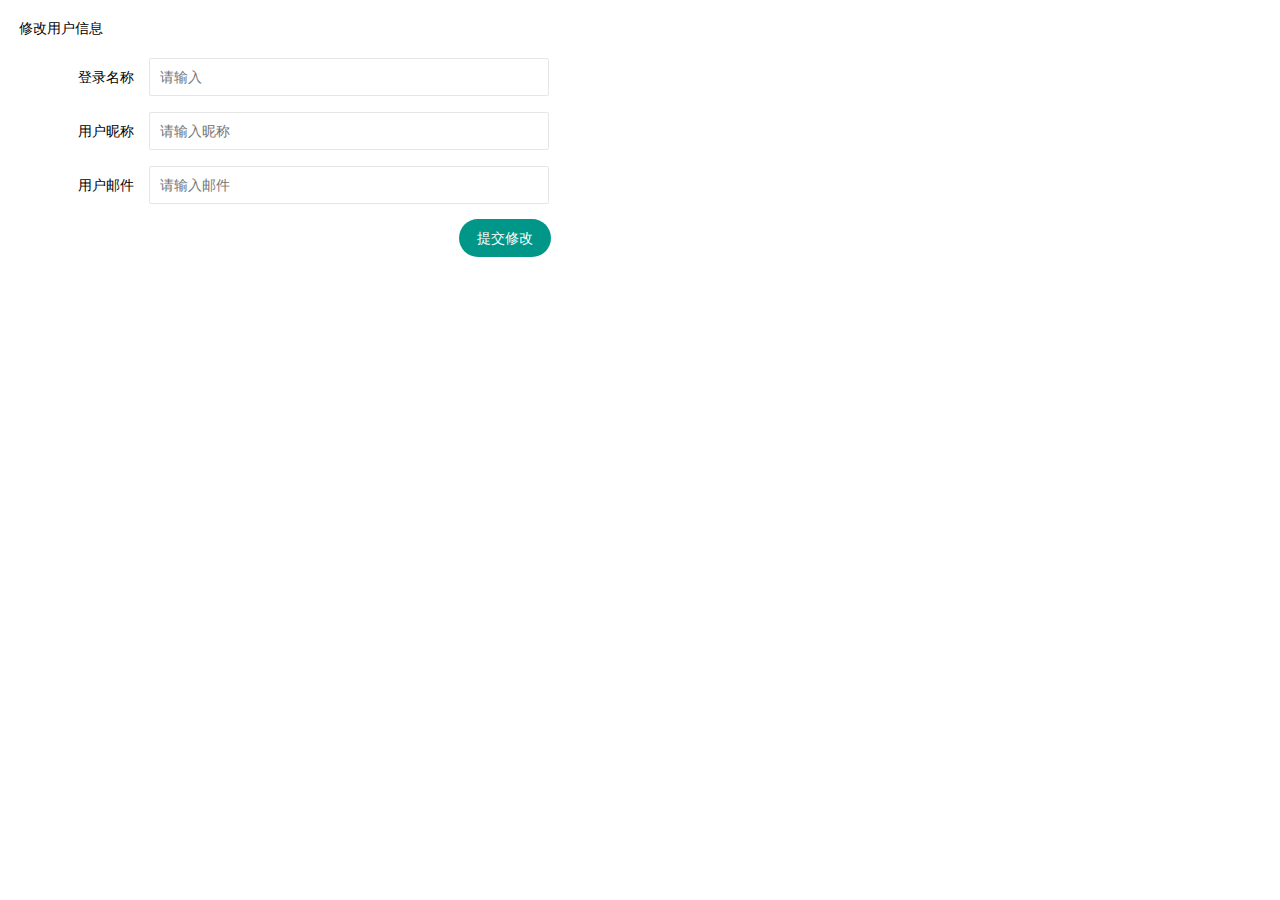
<file: user.html>
<!DOCTYPE html>
<html>
	<head>
		<meta charset="utf-8">
		<title>基本资料</title>
		<link rel="stylesheet" type="text/css" href="assets/css/user.css" />
		<link rel="stylesheet" type="text/css" href="assets/lib/layui/css/layui.css"/>
		<script src="assets/lib/jquery.js" type="text/javascript" charset="utf-8"></script>
		<script src="assets/lib/layui/layui.all.js" type="text/javascript" charset="utf-8"></script>
		<script src="assets/js/ajaxPrefilter.js" type="text/javascript" charset="utf-8"></script>
		<script src="assets/js/user.js" type="text/javascript" charset="utf-8"></script>
	</head>
	<body>
		<div class="revise">
			修改用户信息
			<form class="layui-form" lay-filter="sb" id="sb">
				<input type="hidden" name="id" id="" value="" />
				<!-- 提示：如果你不想用form，你可以换成div等任何一个普通元素 -->
				<div class="layui-form-item">
					<label class="layui-form-label">登录名称</label>
					<div class="layui-input-block">
						<input type="text" name="username" placeholder="请输入" autocomplete="off" class="layui-input" readonly="readonly">
					</div><br>
					<label class="layui-form-label" for="user_name">用户昵称</label>
					<div class="layui-input-block">
						<input type="text" id="user_name" name="nickname" placeholder="请输入昵称" autocomplete="off" class="layui-input">
					</div><br>
					<label class="layui-form-label" for="user_email">用户邮件</label>
					<div class="layui-input-block">
						<input  type="text" id="user_email" name="email" placeholder="请输入邮件" autocomplete="off" class="layui-input">
					</div>
				</div>
						<input type="submit" name="" id="sbt" value="提交修改"class="layui-btn layui-btn-radius""/>
			</form>
		</div>
	</body>
</html>
</file>
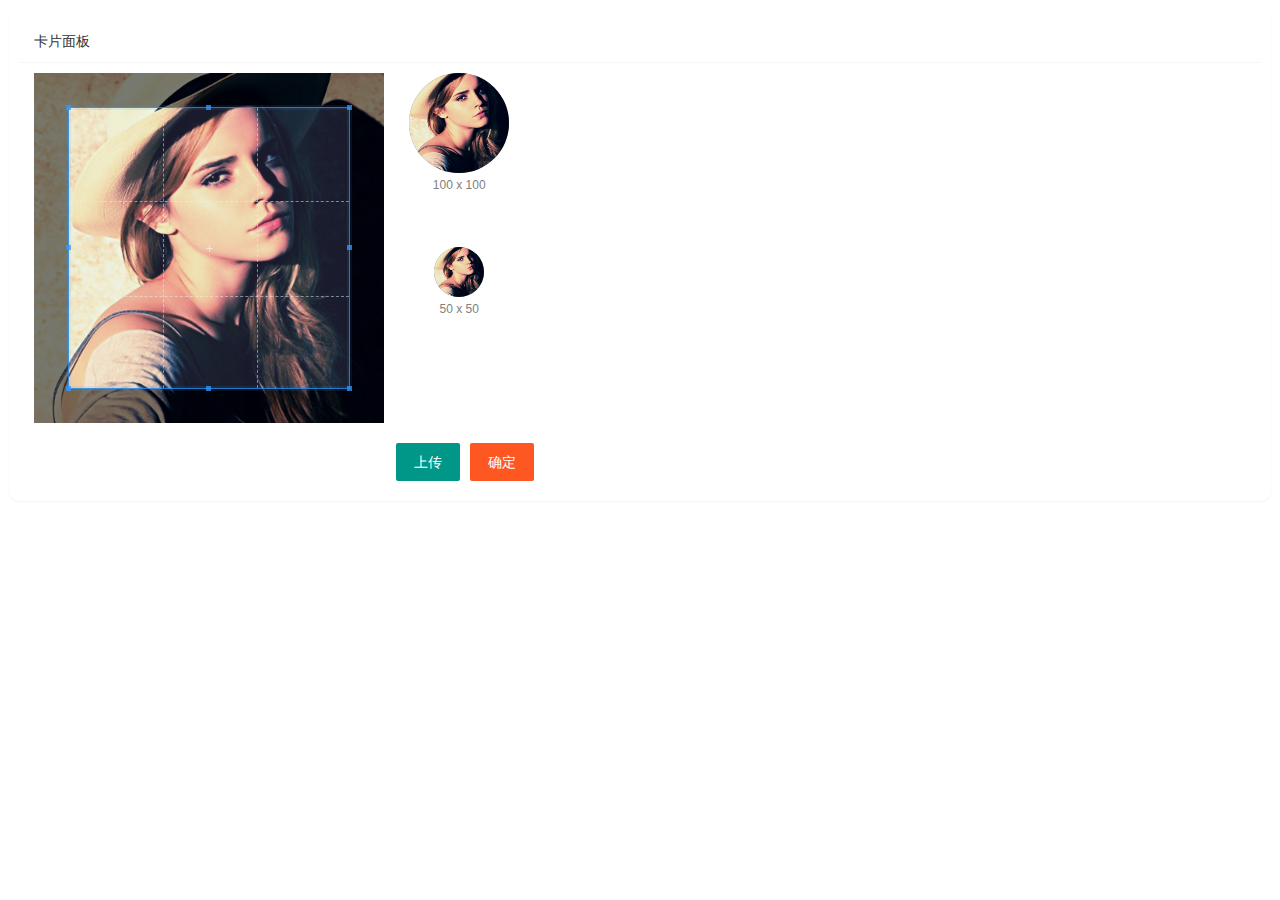
<file: user_avatar.html>
<!DOCTYPE html>
<html>
	<head>
		<meta charset="utf-8">
		<title>更换头像</title>
		<link rel="stylesheet" type="text/css" href="assets/lib/layui/css/layui.css"/>
		<link rel="stylesheet" type="text/css" href="assets/css/user_avatar.css"/>
		<link rel="stylesheet" type="text/css" href="assets/lib/cropper/cropper.css"/>
	</head>
	<body>
		<div class="layui-card">
		  <div class="layui-card-header">卡片面板</div>
		  <div class="layui-card-body">
		    <!-- 第一行的图片裁剪和预览区域 -->
		         <div class="row1">
		           <!-- 图片裁剪区域 -->
		           <div class="cropper-box">
		             <!-- 这个 img 标签很重要，将来会把它初始化为裁剪区域 -->
		             <img id="image" src="assets/images/sample.jpg"  style="width: 100%; height: 100%;"/>
		           </div>
		           <!-- 图片的预览区域 -->
		           <div class="preview-box">
		             <div>
		               <!-- 宽高为 100px 的预览区域 -->
		               <div class="img-preview w100"></div>
		               <p class="size">100 x 100</p>
		             </div>
		             <div>
		               <!-- 宽高为 50px 的预览区域 -->
		               <div class="img-preview w50"></div>
		               <p class="size">50 x 50</p>
		             </div>
		           </div>
		         </div>
		       
		         <!-- 第二行的按钮区域 -->
		         <div class="row2">
					 <!-- accept 属性可以指定用户选择什么类型的文件 -->
				   <input type="file" id="file" style="display: none;" accept="image/png">
		           <button type="button" class="layui-btn" id="btn_choose">上传</button>
		           <button type="button" class="layui-btn layui-btn-danger" id="btn">确定</button>
		         </div>
		  </div>
		</div>
		<script src="assets/lib/jquery.js"></script>
		<script src="assets/lib/layui/layui.js" type="text/javascript" charset="utf-8"></script>
		<script src="assets/lib/cropper/Cropper.js"></script>
		<script src="assets/lib/cropper/jquery-cropper.js"></script>
		<script src="assets/js/ajaxPrefilter.js" type="text/javascript" charset="utf-8"></script>
		<script src="assets/js/user_avatar.js" type="text/javascript" charset="utf-8"></script>
	</body>
</html>
</file>
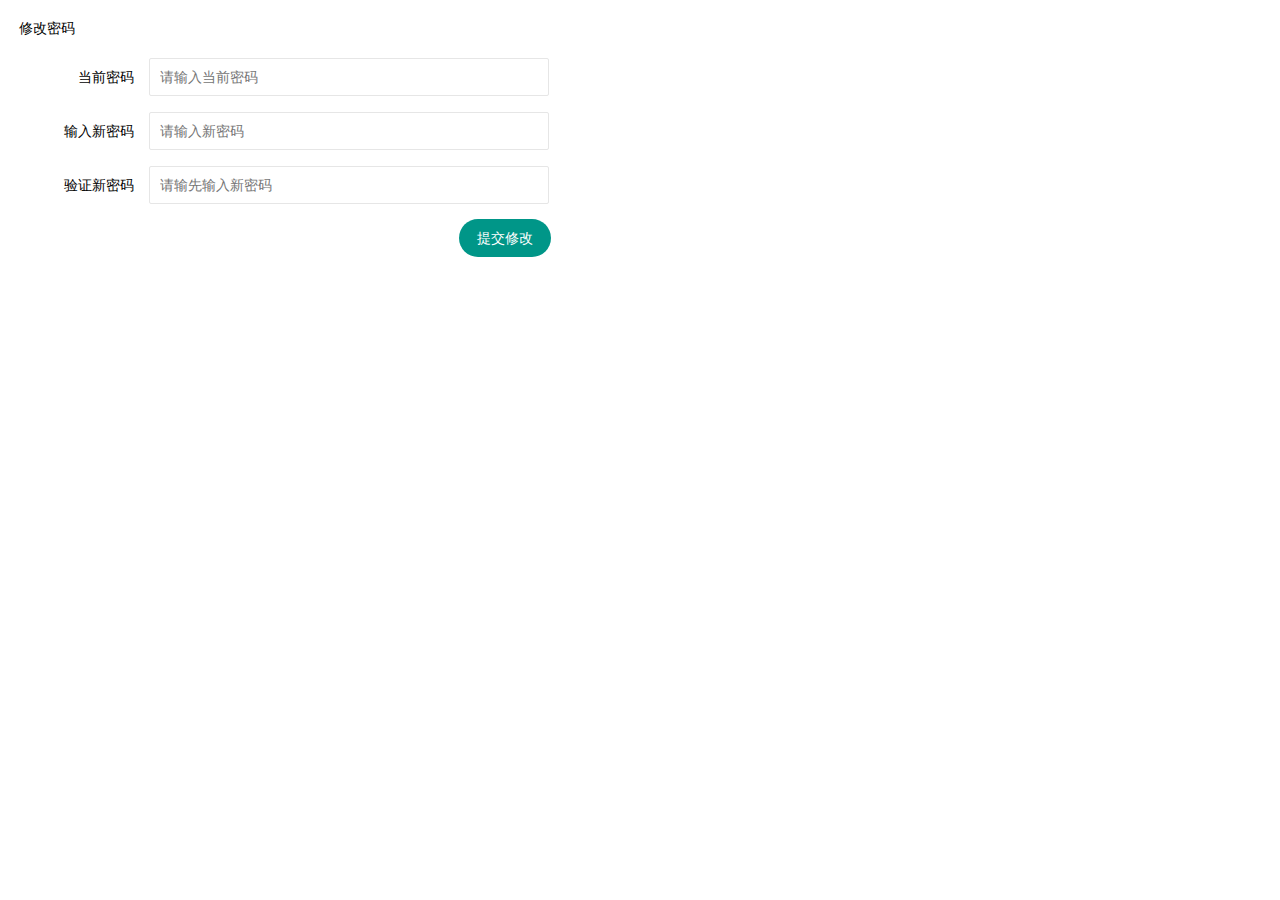
<file: user_pwd.html>
<!DOCTYPE html>
<html>
	<head>
		<meta charset="utf-8">
		<title>修改密码</title>
		<link rel="stylesheet" type="text/css" href="assets/css/user.css" />
		<link rel="stylesheet" type="text/css" href="assets/lib/layui/css/layui.css"/>
		<script src="assets/lib/jquery.js" type="text/javascript" charset="utf-8"></script>
		<script src="assets/lib/layui/layui.all.js" type="text/javascript" charset="utf-8"></script>
		<script src="assets/js/ajaxPrefilter.js" type="text/javascript" charset="utf-8"></script>
		<script src="assets/js/user_pwd.js" type="text/javascript" charset="utf-8"></script>
	</head>
	<body>
		<div class="revise">
			修改密码
			<form class="layui-form"  id="re_pwd">
				<!-- 提示：如果你不想用form，你可以换成div等任何一个普通元素 -->
				<div class="layui-form-item">
					<label class="layui-form-label" for="old_pwd">当前密码</label>
					<div class="layui-input-block">
						<input type="text" id="old_pwd" name="oldPwd" placeholder="请输入当前密码" autocomplete="off" class="layui-input">
					</div><br>
					<label class="layui-form-label" for="new_pwd1">输入新密码</label>
					<div class="layui-input-block">
						<input type="password" id="new_pwd1"  placeholder="请输入新密码" autocomplete="off" class="layui-input">
					</div><br>
					<label class="layui-form-label" for="new_pwd2">验证新密码</label>
					<div class="layui-input-block">
						<input type="password" id="new_pwd2" name="newPwd" placeholder="请输先输入新密码" autocomplete="off" class="layui-input">
					</div>
				</div>
						<input type="submit" name="" id="sbt" value="提交修改"class="layui-btn layui-btn-radius""/>
			</form>
		</div>
	</body>
</html>
</file>
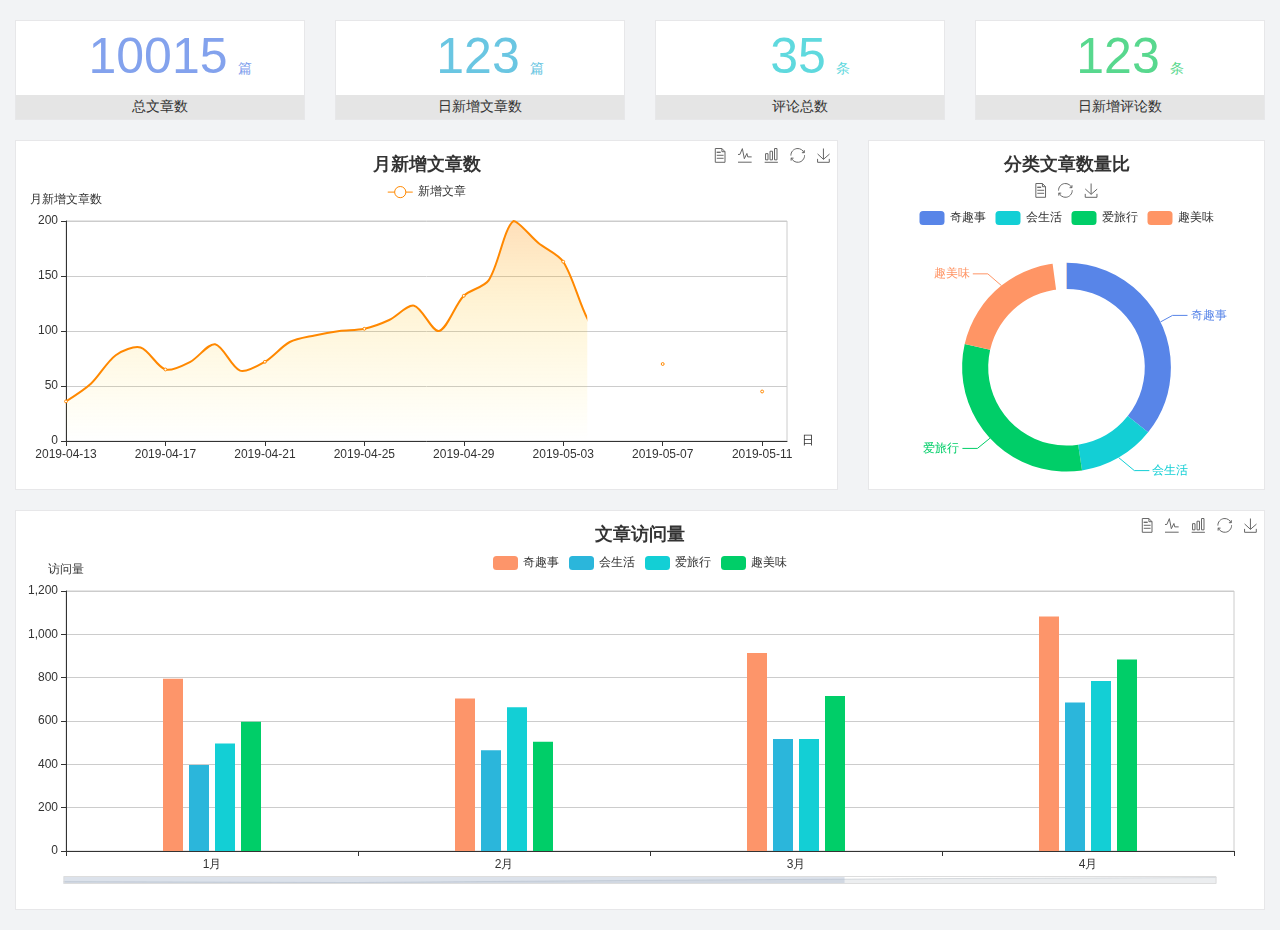
<file: home/dashboard.html>
<!DOCTYPE html>
<html lang="en">

<head>
  <meta charset="UTF-8">
  <meta name="viewport" content="width=device-width, initial-scale=1.0">
  <meta http-equiv="X-UA-Compatible" content="ie=edge">
  <title>图表统计</title>
  <link rel="stylesheet" href="../assets/lib/bootstrap.css" />
  <link rel="stylesheet" href="../assets/lib/main.css" />
  <script src="../assets/lib/jquery.js"></script>
  <script type="text/javascript" src="../assets/lib/echarts.min.js"></script>
</head>

<body>
  <div class="container-fluid">
    <div class="row spannel_list">
      <div class="col-sm-3 col-xs-6">
        <div class="spannel">
          <em>10015</em><span>篇</span>
          <b>总文章数</b>
        </div>
      </div>
      <div class="col-sm-3 col-xs-6">
        <div class="spannel scolor01">
          <em>123</em><span>篇</span>
          <b>日新增文章数</b>
        </div>
      </div>
      <div class="col-sm-3 col-xs-6">
        <div class="spannel scolor02">
          <em>35</em><span>条</span>
          <b>评论总数</b>
        </div>
      </div>
      <div class="col-sm-3 col-xs-6">
        <div class="spannel scolor03">
          <em>123</em><span>条</span>
          <b>日新增评论数</b>
        </div>
      </div>
    </div>
  </div>

  <div class="container-fluid">
    <div class="row curve-pie">
      <div class="col-lg-8 col-md-8">
        <div class="gragh_pannel" id="curve_show"></div>
      </div>
      <div class="col-lg-4 col-md-4">
        <div class="gragh_pannel" id="pie_show"></div>
      </div>
    </div>
  </div>

  <div class="container-fluid">
    <div class="column_pannel" id="column_show"></div>
  </div>

  <script>
    var oChart = echarts.init(document.getElementById('curve_show'));
    var aList_all = [
      { 'count': 36, 'date': '2019-04-13' },
      { 'count': 52, 'date': '2019-04-14' },
      { 'count': 78, 'date': '2019-04-15' },
      { 'count': 85, 'date': '2019-04-16' },
      { 'count': 65, 'date': '2019-04-17' },
      { 'count': 72, 'date': '2019-04-18' },
      { 'count': 88, 'date': '2019-04-19' },
      { 'count': 64, 'date': '2019-04-20' },
      { 'count': 72, 'date': '2019-04-21' },
      { 'count': 90, 'date': '2019-04-22' },
      { 'count': 96, 'date': '2019-04-23' },
      { 'count': 100, 'date': '2019-04-24' },
      { 'count': 102, 'date': '2019-04-25' },
      { 'count': 110, 'date': '2019-04-26' },
      { 'count': 123, 'date': '2019-04-27' },
      { 'count': 100, 'date': '2019-04-28' },
      { 'count': 132, 'date': '2019-04-29' },
      { 'count': 146, 'date': '2019-04-30' },
      { 'count': 200, 'date': '2019-05-01' },
      { 'count': 180, 'date': '2019-05-02' },
      { 'count': 163, 'date': '2019-05-03' },
      { 'count': 110, 'date': '2019-05-04' },
      { 'count': 80, 'date': '2019-05-05' },
      { 'count': 82, 'date': '2019-05-06' },
      { 'count': 70, 'date': '2019-05-07' },
      { 'count': 65, 'date': '2019-05-08' },
      { 'count': 54, 'date': '2019-05-09' },
      { 'count': 40, 'date': '2019-05-10' },
      { 'count': 45, 'date': '2019-05-11' },
      { 'count': 38, 'date': '2019-05-12' },
    ];

    let aCount = [];
    let aDate = [];

    for (var i = 0; i < aList_all.length; i++) {
      aCount.push(aList_all[i].count);
      aDate.push(aList_all[i].date);
    }

    var chartopt = {
      title: {
        text: '月新增文章数',
        left: 'center',
        top: '10'
      },
      tooltip: {
        trigger: 'axis'
      },
      legend: {
        data: ['新增文章'],
        top: '40'
      },
      toolbox: {
        show: true,
        feature: {
          mark: { show: true },
          dataView: { show: true, readOnly: false },
          magicType: { show: true, type: ['line', 'bar'] },
          restore: { show: true },
          saveAsImage: { show: true }
        }
      },
      calculable: true,
      xAxis: [
        {
          name: '日',
          type: 'category',
          boundaryGap: false,
          data: aDate
        }
      ],
      yAxis: [
        {
          name: '月新增文章数',
          type: 'value'
        }
      ],
      series: [
        {
          name: '新增文章',
          type: 'line',
          smooth: true,
          itemStyle: { normal: { areaStyle: { type: 'default' }, color: '#f80' }, lineStyle: { color: '#f80' } },
          data: aCount
        }],
      areaStyle: {
        normal: {
          color: new echarts.graphic.LinearGradient(0, 0, 0, 1, [{
            offset: 0,
            color: 'rgba(255,136,0,0.39)'
          }, {
            offset: .34,
            color: 'rgba(255,180,0,0.25)'
          }, {
            offset: 1,
            color: 'rgba(255,222,0,0.00)'
          }])

        }
      },
      grid: {
        show: true,
        x: 50,
        x2: 50,
        y: 80,
        height: 220
      }
    };

    oChart.setOption(chartopt);


    var oPie = echarts.init(document.getElementById('pie_show'));
    var oPieopt =
    {
      title: {
        top: 10,
        text: '分类文章数量比',
        x: 'center'
      },
      tooltip: {
        trigger: 'item',
        formatter: "{a} <br/>{b} : {c} ({d}%)"
      },
      color: ['#5885e8', '#13cfd5', '#00ce68', '#ff9565'],
      legend: {
        x: 'center',
        top: 65,
        data: ['奇趣事', '会生活', '爱旅行', '趣美味']
      },
      toolbox: {
        show: true,
        x: 'center',
        top: 35,
        feature: {
          mark: { show: true },
          dataView: { show: true, readOnly: false },
          magicType: {
            show: true,
            type: ['pie', 'funnel'],
            option: {
              funnel: {
                x: '25%',
                width: '50%',
                funnelAlign: 'left',
                max: 1548
              }
            }
          },
          restore: { show: true },
          saveAsImage: { show: true }
        }
      },
      calculable: true,
      series: [
        {
          name: '访问来源',
          type: 'pie',
          radius: ['45%', '60%'],
          center: ['50%', '65%'],
          data: [
            { value: 300, name: '奇趣事' },
            { value: 100, name: '会生活' },
            { value: 260, name: '爱旅行' },
            { value: 180, name: '趣美味' }
          ]
        }
      ]
    };
    oPie.setOption(oPieopt);



    var oColumn = this.echarts.init(document.getElementById('column_show'));
    var oColumnopt =
    {
      title: {
        text: '文章访问量',
        left: 'center',
        top: '10'
      },
      tooltip: {
        trigger: 'axis'
      },
      legend: {
        data: ['奇趣事', '会生活', '爱旅行', '趣美味'],
        top: '40'
      },
      toolbox: {
        show: true,
        feature: {
          mark: { show: true },
          dataView: { show: true, readOnly: false },
          magicType: { show: true, type: ['line', 'bar'] },
          restore: { show: true },
          saveAsImage: { show: true }
        }
      },
      calculable: true,
      xAxis: [
        {
          type: 'category',
          data: ['1月', '2月', '3月', '4月', '5月']
        }
      ],
      yAxis: [
        {
          name: '访问量',
          type: 'value'
        }
      ],
      series: [
        {
          name: '奇趣事',
          type: 'bar',
          barWidth: 20,
          itemStyle: {
            normal: { areaStyle: { type: 'default' }, color: '#fd956a' }
          },
          data: [800, 708, 920, 1090, 1200]
        },
        {
          name: '会生活',
          type: 'bar',
          barWidth: 20,
          itemStyle: {
            normal: { areaStyle: { type: 'default' }, color: '#2bb6db' }
          },
          data: [400, 468, 520, 690, 800]
        },
        {
          name: '爱旅行',
          type: 'bar',
          barWidth: 20,
          itemStyle: {
            normal: { areaStyle: { type: 'default' }, color: '#13cfd5' }
          },
          data: [500, 668, 520, 790, 900]
        },
        {
          name: '趣美味',
          type: 'bar',
          barWidth: 20,
          itemStyle: {
            normal: { areaStyle: { type: 'default' }, color: '#00ce68' }
          },
          data: [600, 508, 720, 890, 1000]
        }
      ],
      grid: {
        show: true,
        x: 50,
        x2: 30,
        y: 80,
        height: 260
      },
      dataZoom: [//给x轴设置滚动条
        {
          start: 0,//默认为0
          end: 100 - 1000 / 31,//默认为100
          type: 'slider',
          show: true,
          xAxisIndex: [0],
          handleSize: 0,//滑动条的 左右2个滑动条的大小
          height: 8,//组件高度
          left: 45, //左边的距离
          right: 50,//右边的距离
          bottom: 26,//右边的距离
          handleColor: '#ddd',//h滑动图标的颜色
          handleStyle: {
            borderColor: "#cacaca",
            borderWidth: "1",
            shadowBlur: 2,
            background: "#ddd",
            shadowColor: "#ddd",
          }
        }]
    };
    oColumn.setOption(oColumnopt);
  </script>
</body>

</html>
</file>
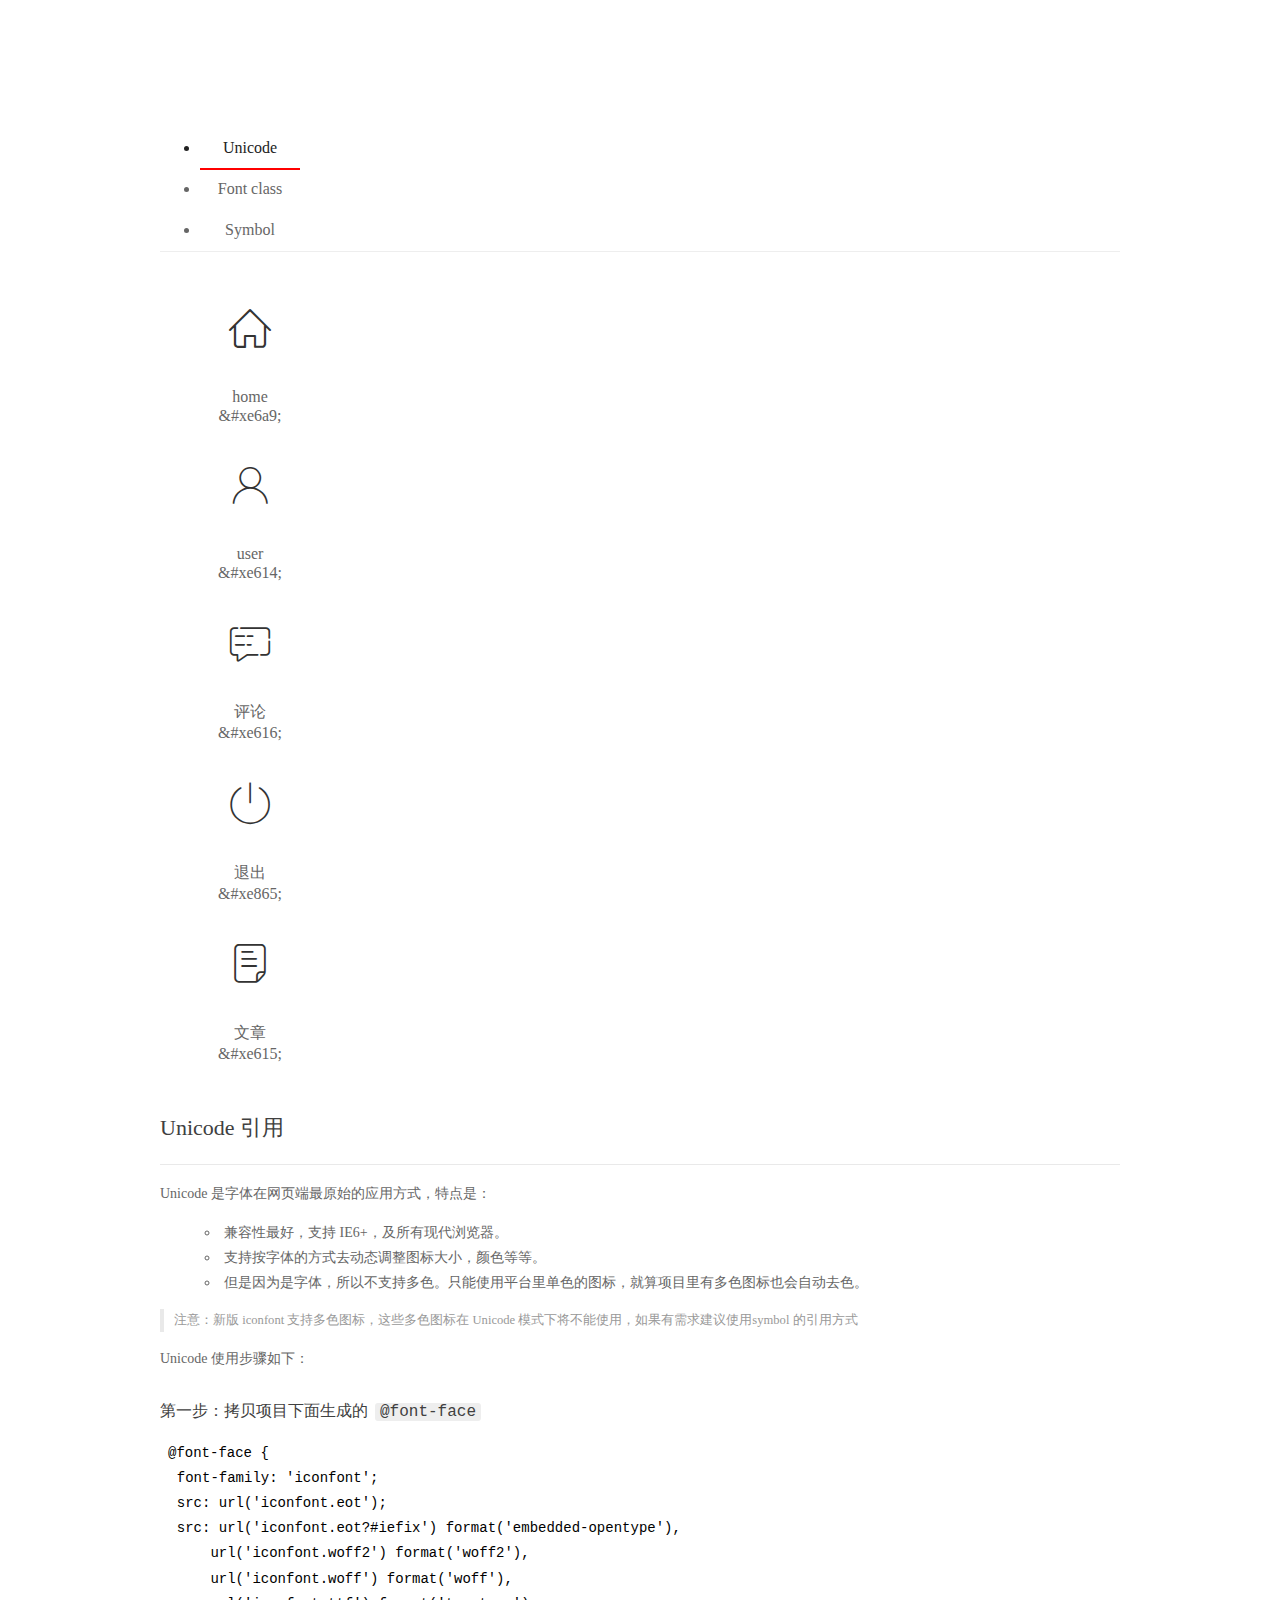
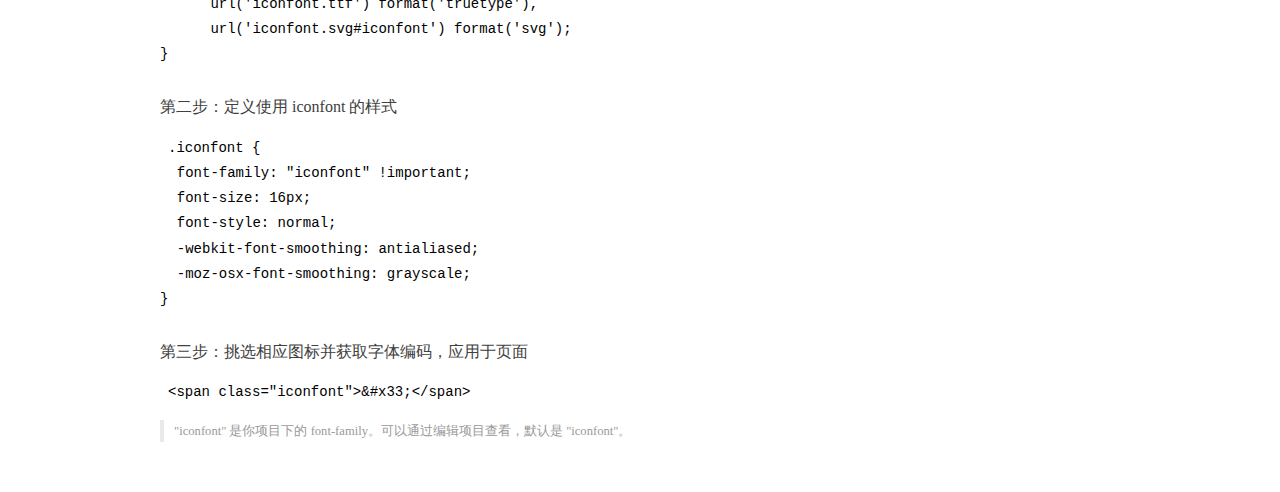
<file: assets/fonts/demo_index.html>
<!DOCTYPE html>
<html>
<head>
  <meta charset="utf-8"/>
  <title>IconFont Demo</title>
  <link rel="shortcut icon" href="https://gtms04.alicdn.com/tps/i4/TB1_oz6GVXXXXaFXpXXJDFnIXXX-64-64.ico" type="image/x-icon"/>
  <link rel="stylesheet" href="https://g.alicdn.com/thx/cube/1.3.2/cube.min.css">
  <link rel="stylesheet" href="demo.css">
  <link rel="stylesheet" href="iconfont.css">
  <script src="iconfont.js"></script>
  <!-- jQuery -->
  <script src="https://a1.alicdn.com/oss/uploads/2018/12/26/7bfddb60-08e8-11e9-9b04-53e73bb6408b.js"></script>
  <!-- 代码高亮 -->
  <script src="https://a1.alicdn.com/oss/uploads/2018/12/26/a3f714d0-08e6-11e9-8a15-ebf944d7534c.js"></script>
</head>
<body>
  <div class="main">
    <h1 class="logo"><a href="https://www.iconfont.cn/" title="iconfont 首页" target="_blank">&#xe86b;</a></h1>
    <div class="nav-tabs">
      <ul id="tabs" class="dib-box">
        <li class="dib active"><span>Unicode</span></li>
        <li class="dib"><span>Font class</span></li>
        <li class="dib"><span>Symbol</span></li>
      </ul>
      
    </div>
    <div class="tab-container">
      <div class="content unicode" style="display: block;">
          <ul class="icon_lists dib-box">
          
            <li class="dib">
              <span class="icon iconfont">&#xe6a9;</span>
                <div class="name">home</div>
                <div class="code-name">&amp;#xe6a9;</div>
              </li>
          
            <li class="dib">
              <span class="icon iconfont">&#xe614;</span>
                <div class="name">user</div>
                <div class="code-name">&amp;#xe614;</div>
              </li>
          
            <li class="dib">
              <span class="icon iconfont">&#xe616;</span>
                <div class="name">评论</div>
                <div class="code-name">&amp;#xe616;</div>
              </li>
          
            <li class="dib">
              <span class="icon iconfont">&#xe865;</span>
                <div class="name">退出</div>
                <div class="code-name">&amp;#xe865;</div>
              </li>
          
            <li class="dib">
              <span class="icon iconfont">&#xe615;</span>
                <div class="name">文章</div>
                <div class="code-name">&amp;#xe615;</div>
              </li>
          
          </ul>
          <div class="article markdown">
          <h2 id="unicode-">Unicode 引用</h2>
          <hr>

          <p>Unicode 是字体在网页端最原始的应用方式，特点是：</p>
          <ul>
            <li>兼容性最好，支持 IE6+，及所有现代浏览器。</li>
            <li>支持按字体的方式去动态调整图标大小，颜色等等。</li>
            <li>但是因为是字体，所以不支持多色。只能使用平台里单色的图标，就算项目里有多色图标也会自动去色。</li>
          </ul>
          <blockquote>
            <p>注意：新版 iconfont 支持多色图标，这些多色图标在 Unicode 模式下将不能使用，如果有需求建议使用symbol 的引用方式</p>
          </blockquote>
          <p>Unicode 使用步骤如下：</p>
          <h3 id="-font-face">第一步：拷贝项目下面生成的 <code>@font-face</code></h3>
<pre><code class="language-css"
>@font-face {
  font-family: 'iconfont';
  src: url('iconfont.eot');
  src: url('iconfont.eot?#iefix') format('embedded-opentype'),
      url('iconfont.woff2') format('woff2'),
      url('iconfont.woff') format('woff'),
      url('iconfont.ttf') format('truetype'),
      url('iconfont.svg#iconfont') format('svg');
}
</code></pre>
          <h3 id="-iconfont-">第二步：定义使用 iconfont 的样式</h3>
<pre><code class="language-css"
>.iconfont {
  font-family: "iconfont" !important;
  font-size: 16px;
  font-style: normal;
  -webkit-font-smoothing: antialiased;
  -moz-osx-font-smoothing: grayscale;
}
</code></pre>
          <h3 id="-">第三步：挑选相应图标并获取字体编码，应用于页面</h3>
<pre>
<code class="language-html"
>&lt;span class="iconfont"&gt;&amp;#x33;&lt;/span&gt;
</code></pre>
          <blockquote>
            <p>"iconfont" 是你项目下的 font-family。可以通过编辑项目查看，默认是 "iconfont"。</p>
          </blockquote>
          </div>
      </div>
      <div class="content font-class">
        <ul class="icon_lists dib-box">
          
          <li class="dib">
            <span class="icon iconfont icon-home"></span>
            <div class="name">
              home
            </div>
            <div class="code-name">.icon-home
            </div>
          </li>
          
          <li class="dib">
            <span class="icon iconfont icon-user"></span>
            <div class="name">
              user
            </div>
            <div class="code-name">.icon-user
            </div>
          </li>
          
          <li class="dib">
            <span class="icon iconfont icon-pinglun"></span>
            <div class="name">
              评论
            </div>
            <div class="code-name">.icon-pinglun
            </div>
          </li>
          
          <li class="dib">
            <span class="icon iconfont icon-tuichu"></span>
            <div class="name">
              退出
            </div>
            <div class="code-name">.icon-tuichu
            </div>
          </li>
          
          <li class="dib">
            <span class="icon iconfont icon-16"></span>
            <div class="name">
              文章
            </div>
            <div class="code-name">.icon-16
            </div>
          </li>
          
        </ul>
        <div class="article markdown">
        <h2 id="font-class-">font-class 引用</h2>
        <hr>

        <p>font-class 是 Unicode 使用方式的一种变种，主要是解决 Unicode 书写不直观，语意不明确的问题。</p>
        <p>与 Unicode 使用方式相比，具有如下特点：</p>
        <ul>
          <li>兼容性良好，支持 IE8+，及所有现代浏览器。</li>
          <li>相比于 Unicode 语意明确，书写更直观。可以很容易分辨这个 icon 是什么。</li>
          <li>因为使用 class 来定义图标，所以当要替换图标时，只需要修改 class 里面的 Unicode 引用。</li>
          <li>不过因为本质上还是使用的字体，所以多色图标还是不支持的。</li>
        </ul>
        <p>使用步骤如下：</p>
        <h3 id="-fontclass-">第一步：引入项目下面生成的 fontclass 代码：</h3>
<pre><code class="language-html">&lt;link rel="stylesheet" href="./iconfont.css"&gt;
</code></pre>
        <h3 id="-">第二步：挑选相应图标并获取类名，应用于页面：</h3>
<pre><code class="language-html">&lt;span class="iconfont icon-xxx"&gt;&lt;/span&gt;
</code></pre>
        <blockquote>
          <p>"
            iconfont" 是你项目下的 font-family。可以通过编辑项目查看，默认是 "iconfont"。</p>
        </blockquote>
      </div>
      </div>
      <div class="content symbol">
          <ul class="icon_lists dib-box">
          
            <li class="dib">
                <svg class="icon svg-icon" aria-hidden="true">
                  <use xlink:href="#icon-home"></use>
                </svg>
                <div class="name">home</div>
                <div class="code-name">#icon-home</div>
            </li>
          
            <li class="dib">
                <svg class="icon svg-icon" aria-hidden="true">
                  <use xlink:href="#icon-user"></use>
                </svg>
                <div class="name">user</div>
                <div class="code-name">#icon-user</div>
            </li>
          
            <li class="dib">
                <svg class="icon svg-icon" aria-hidden="true">
                  <use xlink:href="#icon-pinglun"></use>
                </svg>
                <div class="name">评论</div>
                <div class="code-name">#icon-pinglun</div>
            </li>
          
            <li class="dib">
                <svg class="icon svg-icon" aria-hidden="true">
                  <use xlink:href="#icon-tuichu"></use>
                </svg>
                <div class="name">退出</div>
                <div class="code-name">#icon-tuichu</div>
            </li>
          
            <li class="dib">
                <svg class="icon svg-icon" aria-hidden="true">
                  <use xlink:href="#icon-16"></use>
                </svg>
                <div class="name">文章</div>
                <div class="code-name">#icon-16</div>
            </li>
          
          </ul>
          <div class="article markdown">
          <h2 id="symbol-">Symbol 引用</h2>
          <hr>

          <p>这是一种全新的使用方式，应该说这才是未来的主流，也是平台目前推荐的用法。相关介绍可以参考这篇<a href="">文章</a>
            这种用法其实是做了一个 SVG 的集合，与另外两种相比具有如下特点：</p>
          <ul>
            <li>支持多色图标了，不再受单色限制。</li>
            <li>通过一些技巧，支持像字体那样，通过 <code>font-size</code>, <code>color</code> 来调整样式。</li>
            <li>兼容性较差，支持 IE9+，及现代浏览器。</li>
            <li>浏览器渲染 SVG 的性能一般，还不如 png。</li>
          </ul>
          <p>使用步骤如下：</p>
          <h3 id="-symbol-">第一步：引入项目下面生成的 symbol 代码：</h3>
<pre><code class="language-html">&lt;script src="./iconfont.js"&gt;&lt;/script&gt;
</code></pre>
          <h3 id="-css-">第二步：加入通用 CSS 代码（引入一次就行）：</h3>
<pre><code class="language-html">&lt;style&gt;
.icon {
  width: 1em;
  height: 1em;
  vertical-align: -0.15em;
  fill: currentColor;
  overflow: hidden;
}
&lt;/style&gt;
</code></pre>
          <h3 id="-">第三步：挑选相应图标并获取类名，应用于页面：</h3>
<pre><code class="language-html">&lt;svg class="icon" aria-hidden="true"&gt;
  &lt;use xlink:href="#icon-xxx"&gt;&lt;/use&gt;
&lt;/svg&gt;
</code></pre>
          </div>
      </div>

    </div>
  </div>
  <script>
  $(document).ready(function () {
      $('.tab-container .content:first').show()

      $('#tabs li').click(function (e) {
        var tabContent = $('.tab-container .content')
        var index = $(this).index()

        if ($(this).hasClass('active')) {
          return
        } else {
          $('#tabs li').removeClass('active')
          $(this).addClass('active')

          tabContent.hide().eq(index).fadeIn()
        }
      })
    })
  </script>
</body>
</html>
</file>
<file: assets/css/user.css>
html,
body {
	margin: 0;
	padding: 0;
	
}

.revise {
	width: 97%;
	margin: 10px auto;
	padding: 10px 10px;
	background-color: #fff; 
	border-radius: 10px;
}
.layui-form {
	padding: 20px;
}
.layui-input {
	width: 400px !important;
}
#sbt {
	margin-left: 420px;
}
</file>
<file: assets/lib/layui/css/layui.css>
/** layui-v2.5.5 MIT License By https://www.layui.com */
 .layui-inline,img{display:inline-block;vertical-align:middle}h1,h2,h3,h4,h5,h6{font-weight:400}.layui-edge,.layui-header,.layui-inline,.layui-main{position:relative}.layui-body,.layui-edge,.layui-elip{overflow:hidden}.layui-btn,.layui-edge,.layui-inline,img{vertical-align:middle}.layui-btn,.layui-disabled,.layui-icon,.layui-unselect{-moz-user-select:none;-webkit-user-select:none;-ms-user-select:none}.layui-elip,.layui-form-checkbox span,.layui-form-pane .layui-form-label{text-overflow:ellipsis;white-space:nowrap}.layui-breadcrumb,.layui-tree-btnGroup{visibility:hidden}blockquote,body,button,dd,div,dl,dt,form,h1,h2,h3,h4,h5,h6,input,li,ol,p,pre,td,textarea,th,ul{margin:0;padding:0;-webkit-tap-highlight-color:rgba(0,0,0,0)}a:active,a:hover{outline:0}img{border:none}li{list-style:none}table{border-collapse:collapse;border-spacing:0}h4,h5,h6{font-size:100%}button,input,optgroup,option,select,textarea{font-family:inherit;font-size:inherit;font-style:inherit;font-weight:inherit;outline:0}pre{white-space:pre-wrap;white-space:-moz-pre-wrap;white-space:-pre-wrap;white-space:-o-pre-wrap;word-wrap:break-word}body{line-height:24px;font:14px Helvetica Neue,Helvetica,PingFang SC,Tahoma,Arial,sans-serif}hr{height:1px;margin:10px 0;border:0;clear:both}a{color:#333;text-decoration:none}a:hover{color:#777}a cite{font-style:normal;*cursor:pointer}.layui-border-box,.layui-border-box *{box-sizing:border-box}.layui-box,.layui-box *{box-sizing:content-box}.layui-clear{clear:both;*zoom:1}.layui-clear:after{content:'\20';clear:both;*zoom:1;display:block;height:0}.layui-inline{*display:inline;*zoom:1}.layui-edge{display:inline-block;width:0;height:0;border-width:6px;border-style:dashed;border-color:transparent}.layui-edge-top{top:-4px;border-bottom-color:#999;border-bottom-style:solid}.layui-edge-right{border-left-color:#999;border-left-style:solid}.layui-edge-bottom{top:2px;border-top-color:#999;border-top-style:solid}.layui-edge-left{border-right-color:#999;border-right-style:solid}.layui-disabled,.layui-disabled:hover{color:#d2d2d2!important;cursor:not-allowed!important}.layui-circle{border-radius:100%}.layui-show{display:block!important}.layui-hide{display:none!important}@font-face{font-family:layui-icon;src:url(../font/iconfont.eot?v=250);src:url(../font/iconfont.eot?v=250#iefix) format('embedded-opentype'),url(../font/iconfont.woff2?v=250) format('woff2'),url(../font/iconfont.woff?v=250) format('woff'),url(../font/iconfont.ttf?v=250) format('truetype'),url(../font/iconfont.svg?v=250#layui-icon) format('svg')}.layui-icon{font-family:layui-icon!important;font-size:16px;font-style:normal;-webkit-font-smoothing:antialiased;-moz-osx-font-smoothing:grayscale}.layui-icon-reply-fill:before{content:"\e611"}.layui-icon-set-fill:before{content:"\e614"}.layui-icon-menu-fill:before{content:"\e60f"}.layui-icon-search:before{content:"\e615"}.layui-icon-share:before{content:"\e641"}.layui-icon-set-sm:before{content:"\e620"}.layui-icon-engine:before{content:"\e628"}.layui-icon-close:before{content:"\1006"}.layui-icon-close-fill:before{content:"\1007"}.layui-icon-chart-screen:before{content:"\e629"}.layui-icon-star:before{content:"\e600"}.layui-icon-circle-dot:before{content:"\e617"}.layui-icon-chat:before{content:"\e606"}.layui-icon-release:before{content:"\e609"}.layui-icon-list:before{content:"\e60a"}.layui-icon-chart:before{content:"\e62c"}.layui-icon-ok-circle:before{content:"\1005"}.layui-icon-layim-theme:before{content:"\e61b"}.layui-icon-table:before{content:"\e62d"}.layui-icon-right:before{content:"\e602"}.layui-icon-left:before{content:"\e603"}.layui-icon-cart-simple:before{content:"\e698"}.layui-icon-face-cry:before{content:"\e69c"}.layui-icon-face-smile:before{content:"\e6af"}.layui-icon-survey:before{content:"\e6b2"}.layui-icon-tree:before{content:"\e62e"}.layui-icon-upload-circle:before{content:"\e62f"}.layui-icon-add-circle:before{content:"\e61f"}.layui-icon-download-circle:before{content:"\e601"}.layui-icon-templeate-1:before{content:"\e630"}.layui-icon-util:before{content:"\e631"}.layui-icon-face-surprised:before{content:"\e664"}.layui-icon-edit:before{content:"\e642"}.layui-icon-speaker:before{content:"\e645"}.layui-icon-down:before{content:"\e61a"}.layui-icon-file:before{content:"\e621"}.layui-icon-layouts:before{content:"\e632"}.layui-icon-rate-half:before{content:"\e6c9"}.layui-icon-add-circle-fine:before{content:"\e608"}.layui-icon-prev-circle:before{content:"\e633"}.layui-icon-read:before{content:"\e705"}.layui-icon-404:before{content:"\e61c"}.layui-icon-carousel:before{content:"\e634"}.layui-icon-help:before{content:"\e607"}.layui-icon-code-circle:before{content:"\e635"}.layui-icon-water:before{content:"\e636"}.layui-icon-username:before{content:"\e66f"}.layui-icon-find-fill:before{content:"\e670"}.layui-icon-about:before{content:"\e60b"}.layui-icon-location:before{content:"\e715"}.layui-icon-up:before{content:"\e619"}.layui-icon-pause:before{content:"\e651"}.layui-icon-date:before{content:"\e637"}.layui-icon-layim-uploadfile:before{content:"\e61d"}.layui-icon-delete:before{content:"\e640"}.layui-icon-play:before{content:"\e652"}.layui-icon-top:before{content:"\e604"}.layui-icon-friends:before{content:"\e612"}.layui-icon-refresh-3:before{content:"\e9aa"}.layui-icon-ok:before{content:"\e605"}.layui-icon-layer:before{content:"\e638"}.layui-icon-face-smile-fine:before{content:"\e60c"}.layui-icon-dollar:before{content:"\e659"}.layui-icon-group:before{content:"\e613"}.layui-icon-layim-download:before{content:"\e61e"}.layui-icon-picture-fine:before{content:"\e60d"}.layui-icon-link:before{content:"\e64c"}.layui-icon-diamond:before{content:"\e735"}.layui-icon-log:before{content:"\e60e"}.layui-icon-rate-solid:before{content:"\e67a"}.layui-icon-fonts-del:before{content:"\e64f"}.layui-icon-unlink:before{content:"\e64d"}.layui-icon-fonts-clear:before{content:"\e639"}.layui-icon-triangle-r:before{content:"\e623"}.layui-icon-circle:before{content:"\e63f"}.layui-icon-radio:before{content:"\e643"}.layui-icon-align-center:before{content:"\e647"}.layui-icon-align-right:before{content:"\e648"}.layui-icon-align-left:before{content:"\e649"}.layui-icon-loading-1:before{content:"\e63e"}.layui-icon-return:before{content:"\e65c"}.layui-icon-fonts-strong:before{content:"\e62b"}.layui-icon-upload:before{content:"\e67c"}.layui-icon-dialogue:before{content:"\e63a"}.layui-icon-video:before{content:"\e6ed"}.layui-icon-headset:before{content:"\e6fc"}.layui-icon-cellphone-fine:before{content:"\e63b"}.layui-icon-add-1:before{content:"\e654"}.layui-icon-face-smile-b:before{content:"\e650"}.layui-icon-fonts-html:before{content:"\e64b"}.layui-icon-form:before{content:"\e63c"}.layui-icon-cart:before{content:"\e657"}.layui-icon-camera-fill:before{content:"\e65d"}.layui-icon-tabs:before{content:"\e62a"}.layui-icon-fonts-code:before{content:"\e64e"}.layui-icon-fire:before{content:"\e756"}.layui-icon-set:before{content:"\e716"}.layui-icon-fonts-u:before{content:"\e646"}.layui-icon-triangle-d:before{content:"\e625"}.layui-icon-tips:before{content:"\e702"}.layui-icon-picture:before{content:"\e64a"}.layui-icon-more-vertical:before{content:"\e671"}.layui-icon-flag:before{content:"\e66c"}.layui-icon-loading:before{content:"\e63d"}.layui-icon-fonts-i:before{content:"\e644"}.layui-icon-refresh-1:before{content:"\e666"}.layui-icon-rmb:before{content:"\e65e"}.layui-icon-home:before{content:"\e68e"}.layui-icon-user:before{content:"\e770"}.layui-icon-notice:before{content:"\e667"}.layui-icon-login-weibo:before{content:"\e675"}.layui-icon-voice:before{content:"\e688"}.layui-icon-upload-drag:before{content:"\e681"}.layui-icon-login-qq:before{content:"\e676"}.layui-icon-snowflake:before{content:"\e6b1"}.layui-icon-file-b:before{content:"\e655"}.layui-icon-template:before{content:"\e663"}.layui-icon-auz:before{content:"\e672"}.layui-icon-console:before{content:"\e665"}.layui-icon-app:before{content:"\e653"}.layui-icon-prev:before{content:"\e65a"}.layui-icon-website:before{content:"\e7ae"}.layui-icon-next:before{content:"\e65b"}.layui-icon-component:before{content:"\e857"}.layui-icon-more:before{content:"\e65f"}.layui-icon-login-wechat:before{content:"\e677"}.layui-icon-shrink-right:before{content:"\e668"}.layui-icon-spread-left:before{content:"\e66b"}.layui-icon-camera:before{content:"\e660"}.layui-icon-note:before{content:"\e66e"}.layui-icon-refresh:before{content:"\e669"}.layui-icon-female:before{content:"\e661"}.layui-icon-male:before{content:"\e662"}.layui-icon-password:before{content:"\e673"}.layui-icon-senior:before{content:"\e674"}.layui-icon-theme:before{content:"\e66a"}.layui-icon-tread:before{content:"\e6c5"}.layui-icon-praise:before{content:"\e6c6"}.layui-icon-star-fill:before{content:"\e658"}.layui-icon-rate:before{content:"\e67b"}.layui-icon-template-1:before{content:"\e656"}.layui-icon-vercode:before{content:"\e679"}.layui-icon-cellphone:before{content:"\e678"}.layui-icon-screen-full:before{content:"\e622"}.layui-icon-screen-restore:before{content:"\e758"}.layui-icon-cols:before{content:"\e610"}.layui-icon-export:before{content:"\e67d"}.layui-icon-print:before{content:"\e66d"}.layui-icon-slider:before{content:"\e714"}.layui-icon-addition:before{content:"\e624"}.layui-icon-subtraction:before{content:"\e67e"}.layui-icon-service:before{content:"\e626"}.layui-icon-transfer:before{content:"\e691"}.layui-main{width:1140px;margin:0 auto}.layui-header{z-index:1000;height:60px}.layui-header a:hover{transition:all .5s;-webkit-transition:all .5s}.layui-side{position:fixed;left:0;top:0;bottom:0;z-index:999;width:200px;overflow-x:hidden}.layui-side-scroll{position:relative;width:220px;height:100%;overflow-x:hidden}.layui-body{position:absolute;left:200px;right:0;top:0;bottom:0;z-index:998;width:auto;overflow-y:auto;box-sizing:border-box}.layui-layout-body{overflow:hidden}.layui-layout-admin .layui-header{background-color:#23262E}.layui-layout-admin .layui-side{top:60px;width:200px;overflow-x:hidden}.layui-layout-admin .layui-body{position:fixed;top:60px;bottom:44px}.layui-layout-admin .layui-main{width:auto;margin:0 15px}.layui-layout-admin .layui-footer{position:fixed;left:200px;right:0;bottom:0;height:44px;line-height:44px;padding:0 15px;background-color:#eee}.layui-layout-admin .layui-logo{position:absolute;left:0;top:0;width:200px;height:100%;line-height:60px;text-align:center;color:#009688;font-size:16px}.layui-layout-admin .layui-header .layui-nav{background:0 0}.layui-layout-left{position:absolute!important;left:200px;top:0}.layui-layout-right{position:absolute!important;right:0;top:0}.layui-container{position:relative;margin:0 auto;padding:0 15px;box-sizing:border-box}.layui-fluid{position:relative;margin:0 auto;padding:0 15px}.layui-row:after,.layui-row:before{content:'';display:block;clear:both}.layui-col-lg1,.layui-col-lg10,.layui-col-lg11,.layui-col-lg12,.layui-col-lg2,.layui-col-lg3,.layui-col-lg4,.layui-col-lg5,.layui-col-lg6,.layui-col-lg7,.layui-col-lg8,.layui-col-lg9,.layui-col-md1,.layui-col-md10,.layui-col-md11,.layui-col-md12,.layui-col-md2,.layui-col-md3,.layui-col-md4,.layui-col-md5,.layui-col-md6,.layui-col-md7,.layui-col-md8,.layui-col-md9,.layui-col-sm1,.layui-col-sm10,.layui-col-sm11,.layui-col-sm12,.layui-col-sm2,.layui-col-sm3,.layui-col-sm4,.layui-col-sm5,.layui-col-sm6,.layui-col-sm7,.layui-col-sm8,.layui-col-sm9,.layui-col-xs1,.layui-col-xs10,.layui-col-xs11,.layui-col-xs12,.layui-col-xs2,.layui-col-xs3,.layui-col-xs4,.layui-col-xs5,.layui-col-xs6,.layui-col-xs7,.layui-col-xs8,.layui-col-xs9{position:relative;display:block;box-sizing:border-box}.layui-col-xs1,.layui-col-xs10,.layui-col-xs11,.layui-col-xs12,.layui-col-xs2,.layui-col-xs3,.layui-col-xs4,.layui-col-xs5,.layui-col-xs6,.layui-col-xs7,.layui-col-xs8,.layui-col-xs9{float:left}.layui-col-xs1{width:8.33333333%}.layui-col-xs2{width:16.66666667%}.layui-col-xs3{width:25%}.layui-col-xs4{width:33.33333333%}.layui-col-xs5{width:41.66666667%}.layui-col-xs6{width:50%}.layui-col-xs7{width:58.33333333%}.layui-col-xs8{width:66.66666667%}.layui-col-xs9{width:75%}.layui-col-xs10{width:83.33333333%}.layui-col-xs11{width:91.66666667%}.layui-col-xs12{width:100%}.layui-col-xs-offset1{margin-left:8.33333333%}.layui-col-xs-offset2{margin-left:16.66666667%}.layui-col-xs-offset3{margin-left:25%}.layui-col-xs-offset4{margin-left:33.33333333%}.layui-col-xs-offset5{margin-left:41.66666667%}.layui-col-xs-offset6{margin-left:50%}.layui-col-xs-offset7{margin-left:58.33333333%}.layui-col-xs-offset8{margin-left:66.66666667%}.layui-col-xs-offset9{margin-left:75%}.layui-col-xs-offset10{margin-left:83.33333333%}.layui-col-xs-offset11{margin-left:91.66666667%}.layui-col-xs-offset12{margin-left:100%}@media screen and (max-width:768px){.layui-hide-xs{display:none!important}.layui-show-xs-block{display:block!important}.layui-show-xs-inline{display:inline!important}.layui-show-xs-inline-block{display:inline-block!important}}@media screen and (min-width:768px){.layui-container{width:750px}.layui-hide-sm{display:none!important}.layui-show-sm-block{display:block!important}.layui-show-sm-inline{display:inline!important}.layui-show-sm-inline-block{display:inline-block!important}.layui-col-sm1,.layui-col-sm10,.layui-col-sm11,.layui-col-sm12,.layui-col-sm2,.layui-col-sm3,.layui-col-sm4,.layui-col-sm5,.layui-col-sm6,.layui-col-sm7,.layui-col-sm8,.layui-col-sm9{float:left}.layui-col-sm1{width:8.33333333%}.layui-col-sm2{width:16.66666667%}.layui-col-sm3{width:25%}.layui-col-sm4{width:33.33333333%}.layui-col-sm5{width:41.66666667%}.layui-col-sm6{width:50%}.layui-col-sm7{width:58.33333333%}.layui-col-sm8{width:66.66666667%}.layui-col-sm9{width:75%}.layui-col-sm10{width:83.33333333%}.layui-col-sm11{width:91.66666667%}.layui-col-sm12{width:100%}.layui-col-sm-offset1{margin-left:8.33333333%}.layui-col-sm-offset2{margin-left:16.66666667%}.layui-col-sm-offset3{margin-left:25%}.layui-col-sm-offset4{margin-left:33.33333333%}.layui-col-sm-offset5{margin-left:41.66666667%}.layui-col-sm-offset6{margin-left:50%}.layui-col-sm-offset7{margin-left:58.33333333%}.layui-col-sm-offset8{margin-left:66.66666667%}.layui-col-sm-offset9{margin-left:75%}.layui-col-sm-offset10{margin-left:83.33333333%}.layui-col-sm-offset11{margin-left:91.66666667%}.layui-col-sm-offset12{margin-left:100%}}@media screen and (min-width:992px){.layui-container{width:970px}.layui-hide-md{display:none!important}.layui-show-md-block{display:block!important}.layui-show-md-inline{display:inline!important}.layui-show-md-inline-block{display:inline-block!important}.layui-col-md1,.layui-col-md10,.layui-col-md11,.layui-col-md12,.layui-col-md2,.layui-col-md3,.layui-col-md4,.layui-col-md5,.layui-col-md6,.layui-col-md7,.layui-col-md8,.layui-col-md9{float:left}.layui-col-md1{width:8.33333333%}.layui-col-md2{width:16.66666667%}.layui-col-md3{width:25%}.layui-col-md4{width:33.33333333%}.layui-col-md5{width:41.66666667%}.layui-col-md6{width:50%}.layui-col-md7{width:58.33333333%}.layui-col-md8{width:66.66666667%}.layui-col-md9{width:75%}.layui-col-md10{width:83.33333333%}.layui-col-md11{width:91.66666667%}.layui-col-md12{width:100%}.layui-col-md-offset1{margin-left:8.33333333%}.layui-col-md-offset2{margin-left:16.66666667%}.layui-col-md-offset3{margin-left:25%}.layui-col-md-offset4{margin-left:33.33333333%}.layui-col-md-offset5{margin-left:41.66666667%}.layui-col-md-offset6{margin-left:50%}.layui-col-md-offset7{margin-left:58.33333333%}.layui-col-md-offset8{margin-left:66.66666667%}.layui-col-md-offset9{margin-left:75%}.layui-col-md-offset10{margin-left:83.33333333%}.layui-col-md-offset11{margin-left:91.66666667%}.layui-col-md-offset12{margin-left:100%}}@media screen and (min-width:1200px){.layui-container{width:1170px}.layui-hide-lg{display:none!important}.layui-show-lg-block{display:block!important}.layui-show-lg-inline{display:inline!important}.layui-show-lg-inline-block{display:inline-block!important}.layui-col-lg1,.layui-col-lg10,.layui-col-lg11,.layui-col-lg12,.layui-col-lg2,.layui-col-lg3,.layui-col-lg4,.layui-col-lg5,.layui-col-lg6,.layui-col-lg7,.layui-col-lg8,.layui-col-lg9{float:left}.layui-col-lg1{width:8.33333333%}.layui-col-lg2{width:16.66666667%}.layui-col-lg3{width:25%}.layui-col-lg4{width:33.33333333%}.layui-col-lg5{width:41.66666667%}.layui-col-lg6{width:50%}.layui-col-lg7{width:58.33333333%}.layui-col-lg8{width:66.66666667%}.layui-col-lg9{width:75%}.layui-col-lg10{width:83.33333333%}.layui-col-lg11{width:91.66666667%}.layui-col-lg12{width:100%}.layui-col-lg-offset1{margin-left:8.33333333%}.layui-col-lg-offset2{margin-left:16.66666667%}.layui-col-lg-offset3{margin-left:25%}.layui-col-lg-offset4{margin-left:33.33333333%}.layui-col-lg-offset5{margin-left:41.66666667%}.layui-col-lg-offset6{margin-left:50%}.layui-col-lg-offset7{margin-left:58.33333333%}.layui-col-lg-offset8{margin-left:66.66666667%}.layui-col-lg-offset9{margin-left:75%}.layui-col-lg-offset10{margin-left:83.33333333%}.layui-col-lg-offset11{margin-left:91.66666667%}.layui-col-lg-offset12{margin-left:100%}}.layui-col-space1{margin:-.5px}.layui-col-space1>*{padding:.5px}.layui-col-space3{margin:-1.5px}.layui-col-space3>*{padding:1.5px}.layui-col-space5{margin:-2.5px}.layui-col-space5>*{padding:2.5px}.layui-col-space8{margin:-3.5px}.layui-col-space8>*{padding:3.5px}.layui-col-space10{margin:-5px}.layui-col-space10>*{padding:5px}.layui-col-space12{margin:-6px}.layui-col-space12>*{padding:6px}.layui-col-space15{margin:-7.5px}.layui-col-space15>*{padding:7.5px}.layui-col-space18{margin:-9px}.layui-col-space18>*{padding:9px}.layui-col-space20{margin:-10px}.layui-col-space20>*{padding:10px}.layui-col-space22{margin:-11px}.layui-col-space22>*{padding:11px}.layui-col-space25{margin:-12.5px}.layui-col-space25>*{padding:12.5px}.layui-col-space30{margin:-15px}.layui-col-space30>*{padding:15px}.layui-btn,.layui-input,.layui-select,.layui-textarea,.layui-upload-button{outline:0;-webkit-appearance:none;transition:all .3s;-webkit-transition:all .3s;box-sizing:border-box}.layui-elem-quote{margin-bottom:10px;padding:15px;line-height:22px;border-left:5px solid #009688;border-radius:0 2px 2px 0;background-color:#f2f2f2}.layui-quote-nm{border-style:solid;border-width:1px 1px 1px 5px;background:0 0}.layui-elem-field{margin-bottom:10px;padding:0;border-width:1px;border-style:solid}.layui-elem-field legend{margin-left:20px;padding:0 10px;font-size:20px;font-weight:300}.layui-field-title{margin:10px 0 20px;border-width:1px 0 0}.layui-field-box{padding:10px 15px}.layui-field-title .layui-field-box{padding:10px 0}.layui-progress{position:relative;height:6px;border-radius:20px;background-color:#e2e2e2}.layui-progress-bar{position:absolute;left:0;top:0;width:0;max-width:100%;height:6px;border-radius:20px;text-align:right;background-color:#5FB878;transition:all .3s;-webkit-transition:all .3s}.layui-progress-big,.layui-progress-big .layui-progress-bar{height:18px;line-height:18px}.layui-progress-text{position:relative;top:-20px;line-height:18px;font-size:12px;color:#666}.layui-progress-big .layui-progress-text{position:static;padding:0 10px;color:#fff}.layui-collapse{border-width:1px;border-style:solid;border-radius:2px}.layui-colla-content,.layui-colla-item{border-top-width:1px;border-top-style:solid}.layui-colla-item:first-child{border-top:none}.layui-colla-title{position:relative;height:42px;line-height:42px;padding:0 15px 0 35px;color:#333;background-color:#f2f2f2;cursor:pointer;font-size:14px;overflow:hidden}.layui-colla-content{display:none;padding:10px 15px;line-height:22px;color:#666}.layui-colla-icon{position:absolute;left:15px;top:0;font-size:14px}.layui-card{margin-bottom:15px;border-radius:2px;background-color:#fff;box-shadow:0 1px 2px 0 rgba(0,0,0,.05)}.layui-card:last-child{margin-bottom:0}.layui-card-header{position:relative;height:42px;line-height:42px;padding:0 15px;border-bottom:1px solid #f6f6f6;color:#333;border-radius:2px 2px 0 0;font-size:14px}.layui-bg-black,.layui-bg-blue,.layui-bg-cyan,.layui-bg-green,.layui-bg-orange,.layui-bg-red{color:#fff!important}.layui-card-body{position:relative;padding:10px 15px;line-height:24px}.layui-card-body[pad15]{padding:15px}.layui-card-body[pad20]{padding:20px}.layui-card-body .layui-table{margin:5px 0}.layui-card .layui-tab{margin:0}.layui-panel-window{position:relative;padding:15px;border-radius:0;border-top:5px solid #E6E6E6;background-color:#fff}.layui-auxiliar-moving{position:fixed;left:0;right:0;top:0;bottom:0;width:100%;height:100%;background:0 0;z-index:9999999999}.layui-form-label,.layui-form-mid,.layui-form-select,.layui-input-block,.layui-input-inline,.layui-textarea{position:relative}.layui-bg-red{background-color:#FF5722!important}.layui-bg-orange{background-color:#FFB800!important}.layui-bg-green{background-color:#009688!important}.layui-bg-cyan{background-color:#2F4056!important}.layui-bg-blue{background-color:#1E9FFF!important}.layui-bg-black{background-color:#393D49!important}.layui-bg-gray{background-color:#eee!important;color:#666!important}.layui-badge-rim,.layui-colla-content,.layui-colla-item,.layui-collapse,.layui-elem-field,.layui-form-pane .layui-form-item[pane],.layui-form-pane .layui-form-label,.layui-input,.layui-layedit,.layui-layedit-tool,.layui-quote-nm,.layui-select,.layui-tab-bar,.layui-tab-card,.layui-tab-title,.layui-tab-title .layui-this:after,.layui-textarea{border-color:#e6e6e6}.layui-timeline-item:before,hr{background-color:#e6e6e6}.layui-text{line-height:22px;font-size:14px;color:#666}.layui-text h1,.layui-text h2,.layui-text h3{font-weight:500;color:#333}.layui-text h1{font-size:30px}.layui-text h2{font-size:24px}.layui-text h3{font-size:18px}.layui-text a:not(.layui-btn){color:#01AAED}.layui-text a:not(.layui-btn):hover{text-decoration:underline}.layui-text ul{padding:5px 0 5px 15px}.layui-text ul li{margin-top:5px;list-style-type:disc}.layui-text em,.layui-word-aux{color:#999!important;padding:0 5px!important}.layui-btn{display:inline-block;height:38px;line-height:38px;padding:0 18px;background-color:#009688;color:#fff;white-space:nowrap;text-align:center;font-size:14px;border:none;border-radius:2px;cursor:pointer}.layui-btn:hover{opacity:.8;filter:alpha(opacity=80);color:#fff}.layui-btn:active{opacity:1;filter:alpha(opacity=100)}.layui-btn+.layui-btn{margin-left:10px}.layui-btn-container{font-size:0}.layui-btn-container .layui-btn{margin-right:10px;margin-bottom:10px}.layui-btn-container .layui-btn+.layui-btn{margin-left:0}.layui-table .layui-btn-container .layui-btn{margin-bottom:9px}.layui-btn-radius{border-radius:100px}.layui-btn .layui-icon{margin-right:3px;font-size:18px;vertical-align:bottom;vertical-align:middle\9}.layui-btn-primary{border:1px solid #C9C9C9;background-color:#fff;color:#555}.layui-btn-primary:hover{border-color:#009688;color:#333}.layui-btn-normal{background-color:#1E9FFF}.layui-btn-warm{background-color:#FFB800}.layui-btn-danger{background-color:#FF5722}.layui-btn-checked{background-color:#5FB878}.layui-btn-disabled,.layui-btn-disabled:active,.layui-btn-disabled:hover{border:1px solid #e6e6e6;background-color:#FBFBFB;color:#C9C9C9;cursor:not-allowed;opacity:1}.layui-btn-lg{height:44px;line-height:44px;padding:0 25px;font-size:16px}.layui-btn-sm{height:30px;line-height:30px;padding:0 10px;font-size:12px}.layui-btn-sm i{font-size:16px!important}.layui-btn-xs{height:22px;line-height:22px;padding:0 5px;font-size:12px}.layui-btn-xs i{font-size:14px!important}.layui-btn-group{display:inline-block;vertical-align:middle;font-size:0}.layui-btn-group .layui-btn{margin-left:0!important;margin-right:0!important;border-left:1px solid rgba(255,255,255,.5);border-radius:0}.layui-btn-group .layui-btn-primary{border-left:none}.layui-btn-group .layui-btn-primary:hover{border-color:#C9C9C9;color:#009688}.layui-btn-group .layui-btn:first-child{border-left:none;border-radius:2px 0 0 2px}.layui-btn-group .layui-btn-primary:first-child{border-left:1px solid #c9c9c9}.layui-btn-group .layui-btn:last-child{border-radius:0 2px 2px 0}.layui-btn-group .layui-btn+.layui-btn{margin-left:0}.layui-btn-group+.layui-btn-group{margin-left:10px}.layui-btn-fluid{width:100%}.layui-input,.layui-select,.layui-textarea{height:38px;line-height:1.3;line-height:38px\9;border-width:1px;border-style:solid;background-color:#fff;border-radius:2px}.layui-input::-webkit-input-placeholder,.layui-select::-webkit-input-placeholder,.layui-textarea::-webkit-input-placeholder{line-height:1.3}.layui-input,.layui-textarea{display:block;width:100%;padding-left:10px}.layui-input:hover,.layui-textarea:hover{border-color:#D2D2D2!important}.layui-input:focus,.layui-textarea:focus{border-color:#C9C9C9!important}.layui-textarea{min-height:100px;height:auto;line-height:20px;padding:6px 10px;resize:vertical}.layui-select{padding:0 10px}.layui-form input[type=checkbox],.layui-form input[type=radio],.layui-form select{display:none}.layui-form [lay-ignore]{display:initial}.layui-form-item{margin-bottom:15px;clear:both;*zoom:1}.layui-form-item:after{content:'\20';clear:both;*zoom:1;display:block;height:0}.layui-form-label{float:left;display:block;padding:9px 15px;width:80px;font-weight:400;line-height:20px;text-align:right}.layui-form-label-col{display:block;float:none;padding:9px 0;line-height:20px;text-align:left}.layui-form-item .layui-inline{margin-bottom:5px;margin-right:10px}.layui-input-block{margin-left:110px;min-height:36px}.layui-input-inline{display:inline-block;vertical-align:middle}.layui-form-item .layui-input-inline{float:left;width:190px;margin-right:10px}.layui-form-text .layui-input-inline{width:auto}.layui-form-mid{float:left;display:block;padding:9px 0!important;line-height:20px;margin-right:10px}.layui-form-danger+.layui-form-select .layui-input,.layui-form-danger:focus{border-color:#FF5722!important}.layui-form-select .layui-input{padding-right:30px;cursor:pointer}.layui-form-select .layui-edge{position:absolute;right:10px;top:50%;margin-top:-3px;cursor:pointer;border-width:6px;border-top-color:#c2c2c2;border-top-style:solid;transition:all .3s;-webkit-transition:all .3s}.layui-form-select dl{display:none;position:absolute;left:0;top:42px;padding:5px 0;z-index:899;min-width:100%;border:1px solid #d2d2d2;max-height:300px;overflow-y:auto;background-color:#fff;border-radius:2px;box-shadow:0 2px 4px rgba(0,0,0,.12);box-sizing:border-box}.layui-form-select dl dd,.layui-form-select dl dt{padding:0 10px;line-height:36px;white-space:nowrap;overflow:hidden;text-overflow:ellipsis}.layui-form-select dl dt{font-size:12px;color:#999}.layui-form-select dl dd{cursor:pointer}.layui-form-select dl dd:hover{background-color:#f2f2f2;-webkit-transition:.5s all;transition:.5s all}.layui-form-select .layui-select-group dd{padding-left:20px}.layui-form-select dl dd.layui-select-tips{padding-left:10px!important;color:#999}.layui-form-select dl dd.layui-this{background-color:#5FB878;color:#fff}.layui-form-checkbox,.layui-form-select dl dd.layui-disabled{background-color:#fff}.layui-form-selected dl{display:block}.layui-form-checkbox,.layui-form-checkbox *,.layui-form-switch{display:inline-block;vertical-align:middle}.layui-form-selected .layui-edge{margin-top:-9px;-webkit-transform:rotate(180deg);transform:rotate(180deg);margin-top:-3px\9}:root .layui-form-selected .layui-edge{margin-top:-9px\0/IE9}.layui-form-selectup dl{top:auto;bottom:42px}.layui-select-none{margin:5px 0;text-align:center;color:#999}.layui-select-disabled .layui-disabled{border-color:#eee!important}.layui-select-disabled .layui-edge{border-top-color:#d2d2d2}.layui-form-checkbox{position:relative;height:30px;line-height:30px;margin-right:10px;padding-right:30px;cursor:pointer;font-size:0;-webkit-transition:.1s linear;transition:.1s linear;box-sizing:border-box}.layui-form-checkbox span{padding:0 10px;height:100%;font-size:14px;border-radius:2px 0 0 2px;background-color:#d2d2d2;color:#fff;overflow:hidden}.layui-form-checkbox:hover span{background-color:#c2c2c2}.layui-form-checkbox i{position:absolute;right:0;top:0;width:30px;height:28px;border:1px solid #d2d2d2;border-left:none;border-radius:0 2px 2px 0;color:#fff;font-size:20px;text-align:center}.layui-form-checkbox:hover i{border-color:#c2c2c2;color:#c2c2c2}.layui-form-checked,.layui-form-checked:hover{border-color:#5FB878}.layui-form-checked span,.layui-form-checked:hover span{background-color:#5FB878}.layui-form-checked i,.layui-form-checked:hover i{color:#5FB878}.layui-form-item .layui-form-checkbox{margin-top:4px}.layui-form-checkbox[lay-skin=primary]{height:auto!important;line-height:normal!important;min-width:18px;min-height:18px;border:none!important;margin-right:0;padding-left:28px;padding-right:0;background:0 0}.layui-form-checkbox[lay-skin=primary] span{padding-left:0;padding-right:15px;line-height:18px;background:0 0;color:#666}.layui-form-checkbox[lay-skin=primary] i{right:auto;left:0;width:16px;height:16px;line-height:16px;border:1px solid #d2d2d2;font-size:12px;border-radius:2px;background-color:#fff;-webkit-transition:.1s linear;transition:.1s linear}.layui-form-checkbox[lay-skin=primary]:hover i{border-color:#5FB878;color:#fff}.layui-form-checked[lay-skin=primary] i{border-color:#5FB878!important;background-color:#5FB878;color:#fff}.layui-checkbox-disbaled[lay-skin=primary] span{background:0 0!important;color:#c2c2c2}.layui-checkbox-disbaled[lay-skin=primary]:hover i{border-color:#d2d2d2}.layui-form-item .layui-form-checkbox[lay-skin=primary]{margin-top:10px}.layui-form-switch{position:relative;height:22px;line-height:22px;min-width:35px;padding:0 5px;margin-top:8px;border:1px solid #d2d2d2;border-radius:20px;cursor:pointer;background-color:#fff;-webkit-transition:.1s linear;transition:.1s linear}.layui-form-switch i{position:absolute;left:5px;top:3px;width:16px;height:16px;border-radius:20px;background-color:#d2d2d2;-webkit-transition:.1s linear;transition:.1s linear}.layui-form-switch em{position:relative;top:0;width:25px;margin-left:21px;padding:0!important;text-align:center!important;color:#999!important;font-style:normal!important;font-size:12px}.layui-form-onswitch{border-color:#5FB878;background-color:#5FB878}.layui-checkbox-disbaled,.layui-checkbox-disbaled i{border-color:#e2e2e2!important}.layui-form-onswitch i{left:100%;margin-left:-21px;background-color:#fff}.layui-form-onswitch em{margin-left:5px;margin-right:21px;color:#fff!important}.layui-checkbox-disbaled span{background-color:#e2e2e2!important}.layui-checkbox-disbaled:hover i{color:#fff!important}[lay-radio]{display:none}.layui-form-radio,.layui-form-radio *{display:inline-block;vertical-align:middle}.layui-form-radio{line-height:28px;margin:6px 10px 0 0;padding-right:10px;cursor:pointer;font-size:0}.layui-form-radio *{font-size:14px}.layui-form-radio>i{margin-right:8px;font-size:22px;color:#c2c2c2}.layui-form-radio>i:hover,.layui-form-radioed>i{color:#5FB878}.layui-radio-disbaled>i{color:#e2e2e2!important}.layui-form-pane .layui-form-label{width:110px;padding:8px 15px;height:38px;line-height:20px;border-width:1px;border-style:solid;border-radius:2px 0 0 2px;text-align:center;background-color:#FBFBFB;overflow:hidden;box-sizing:border-box}.layui-form-pane .layui-input-inline{margin-left:-1px}.layui-form-pane .layui-input-block{margin-left:110px;left:-1px}.layui-form-pane .layui-input{border-radius:0 2px 2px 0}.layui-form-pane .layui-form-text .layui-form-label{float:none;width:100%;border-radius:2px;box-sizing:border-box;text-align:left}.layui-form-pane .layui-form-text .layui-input-inline{display:block;margin:0;top:-1px;clear:both}.layui-form-pane .layui-form-text .layui-input-block{margin:0;left:0;top:-1px}.layui-form-pane .layui-form-text .layui-textarea{min-height:100px;border-radius:0 0 2px 2px}.layui-form-pane .layui-form-checkbox{margin:4px 0 4px 10px}.layui-form-pane .layui-form-radio,.layui-form-pane .layui-form-switch{margin-top:6px;margin-left:10px}.layui-form-pane .layui-form-item[pane]{position:relative;border-width:1px;border-style:solid}.layui-form-pane .layui-form-item[pane] .layui-form-label{position:absolute;left:0;top:0;height:100%;border-width:0 1px 0 0}.layui-form-pane .layui-form-item[pane] .layui-input-inline{margin-left:110px}@media screen and (max-width:450px){.layui-form-item .layui-form-label{text-overflow:ellipsis;overflow:hidden;white-space:nowrap}.layui-form-item .layui-inline{display:block;margin-right:0;margin-bottom:20px;clear:both}.layui-form-item .layui-inline:after{content:'\20';clear:both;display:block;height:0}.layui-form-item .layui-input-inline{display:block;float:none;left:-3px;width:auto;margin:0 0 10px 112px}.layui-form-item .layui-input-inline+.layui-form-mid{margin-left:110px;top:-5px;padding:0}.layui-form-item .layui-form-checkbox{margin-right:5px;margin-bottom:5px}}.layui-layedit{border-width:1px;border-style:solid;border-radius:2px}.layui-layedit-tool{padding:3px 5px;border-bottom-width:1px;border-bottom-style:solid;font-size:0}.layedit-tool-fixed{position:fixed;top:0;border-top:1px solid #e2e2e2}.layui-layedit-tool .layedit-tool-mid,.layui-layedit-tool .layui-icon{display:inline-block;vertical-align:middle;text-align:center;font-size:14px}.layui-layedit-tool .layui-icon{position:relative;width:32px;height:30px;line-height:30px;margin:3px 5px;color:#777;cursor:pointer;border-radius:2px}.layui-layedit-tool .layui-icon:hover{color:#393D49}.layui-layedit-tool .layui-icon:active{color:#000}.layui-layedit-tool .layedit-tool-active{background-color:#e2e2e2;color:#000}.layui-layedit-tool .layui-disabled,.layui-layedit-tool .layui-disabled:hover{color:#d2d2d2;cursor:not-allowed}.layui-layedit-tool .layedit-tool-mid{width:1px;height:18px;margin:0 10px;background-color:#d2d2d2}.layedit-tool-html{width:50px!important;font-size:30px!important}.layedit-tool-b,.layedit-tool-code,.layedit-tool-help{font-size:16px!important}.layedit-tool-d,.layedit-tool-face,.layedit-tool-image,.layedit-tool-unlink{font-size:18px!important}.layedit-tool-image input{position:absolute;font-size:0;left:0;top:0;width:100%;height:100%;opacity:.01;filter:Alpha(opacity=1);cursor:pointer}.layui-layedit-iframe iframe{display:block;width:100%}#LAY_layedit_code{overflow:hidden}.layui-laypage{display:inline-block;*display:inline;*zoom:1;vertical-align:middle;margin:10px 0;font-size:0}.layui-laypage>a:first-child,.layui-laypage>a:first-child em{border-radius:2px 0 0 2px}.layui-laypage>a:last-child,.layui-laypage>a:last-child em{border-radius:0 2px 2px 0}.layui-laypage>:first-child{margin-left:0!important}.layui-laypage>:last-child{margin-right:0!important}.layui-laypage a,.layui-laypage button,.layui-laypage input,.layui-laypage select,.layui-laypage span{border:1px solid #e2e2e2}.layui-laypage a,.layui-laypage span{display:inline-block;*display:inline;*zoom:1;vertical-align:middle;padding:0 15px;height:28px;line-height:28px;margin:0 -1px 5px 0;background-color:#fff;color:#333;font-size:12px}.layui-flow-more a *,.layui-laypage input,.layui-table-view select[lay-ignore]{display:inline-block}.layui-laypage a:hover{color:#009688}.layui-laypage em{font-style:normal}.layui-laypage .layui-laypage-spr{color:#999;font-weight:700}.layui-laypage a{text-decoration:none}.layui-laypage .layui-laypage-curr{position:relative}.layui-laypage .layui-laypage-curr em{position:relative;color:#fff}.layui-laypage .layui-laypage-curr .layui-laypage-em{position:absolute;left:-1px;top:-1px;padding:1px;width:100%;height:100%;background-color:#009688}.layui-laypage-em{border-radius:2px}.layui-laypage-next em,.layui-laypage-prev em{font-family:Sim sun;font-size:16px}.layui-laypage .layui-laypage-count,.layui-laypage .layui-laypage-limits,.layui-laypage .layui-laypage-refresh,.layui-laypage .layui-laypage-skip{margin-left:10px;margin-right:10px;padding:0;border:none}.layui-laypage .layui-laypage-limits,.layui-laypage .layui-laypage-refresh{vertical-align:top}.layui-laypage .layui-laypage-refresh i{font-size:18px;cursor:pointer}.layui-laypage select{height:22px;padding:3px;border-radius:2px;cursor:pointer}.layui-laypage .layui-laypage-skip{height:30px;line-height:30px;color:#999}.layui-laypage button,.layui-laypage input{height:30px;line-height:30px;border-radius:2px;vertical-align:top;background-color:#fff;box-sizing:border-box}.layui-laypage input{width:40px;margin:0 10px;padding:0 3px;text-align:center}.layui-laypage input:focus,.layui-laypage select:focus{border-color:#009688!important}.layui-laypage button{margin-left:10px;padding:0 10px;cursor:pointer}.layui-table,.layui-table-view{margin:10px 0}.layui-flow-more{margin:10px 0;text-align:center;color:#999;font-size:14px}.layui-flow-more a{height:32px;line-height:32px}.layui-flow-more a *{vertical-align:top}.layui-flow-more a cite{padding:0 20px;border-radius:3px;background-color:#eee;color:#333;font-style:normal}.layui-flow-more a cite:hover{opacity:.8}.layui-flow-more a i{font-size:30px;color:#737383}.layui-table{width:100%;background-color:#fff;color:#666}.layui-table tr{transition:all .3s;-webkit-transition:all .3s}.layui-table th{text-align:left;font-weight:400}.layui-table tbody tr:hover,.layui-table thead tr,.layui-table-click,.layui-table-header,.layui-table-hover,.layui-table-mend,.layui-table-patch,.layui-table-tool,.layui-table-total,.layui-table-total tr,.layui-table[lay-even] tr:nth-child(even){background-color:#f2f2f2}.layui-table td,.layui-table th,.layui-table-col-set,.layui-table-fixed-r,.layui-table-grid-down,.layui-table-header,.layui-table-page,.layui-table-tips-main,.layui-table-tool,.layui-table-total,.layui-table-view,.layui-table[lay-skin=line],.layui-table[lay-skin=row]{border-width:1px;border-style:solid;border-color:#e6e6e6}.layui-table td,.layui-table th{position:relative;padding:9px 15px;min-height:20px;line-height:20px;font-size:14px}.layui-table[lay-skin=line] td,.layui-table[lay-skin=line] th{border-width:0 0 1px}.layui-table[lay-skin=row] td,.layui-table[lay-skin=row] th{border-width:0 1px 0 0}.layui-table[lay-skin=nob] td,.layui-table[lay-skin=nob] th{border:none}.layui-table img{max-width:100px}.layui-table[lay-size=lg] td,.layui-table[lay-size=lg] th{padding:15px 30px}.layui-table-view .layui-table[lay-size=lg] .layui-table-cell{height:40px;line-height:40px}.layui-table[lay-size=sm] td,.layui-table[lay-size=sm] th{font-size:12px;padding:5px 10px}.layui-table-view .layui-table[lay-size=sm] .layui-table-cell{height:20px;line-height:20px}.layui-table[lay-data]{display:none}.layui-table-box{position:relative;overflow:hidden}.layui-table-view .layui-table{position:relative;width:auto;margin:0}.layui-table-view .layui-table[lay-skin=line]{border-width:0 1px 0 0}.layui-table-view .layui-table[lay-skin=row]{border-width:0 0 1px}.layui-table-view .layui-table td,.layui-table-view .layui-table th{padding:5px 0;border-top:none;border-left:none}.layui-table-view .layui-table th.layui-unselect .layui-table-cell span{cursor:pointer}.layui-table-view .layui-table td{cursor:default}.layui-table-view .layui-table td[data-edit=text]{cursor:text}.layui-table-view .layui-form-checkbox[lay-skin=primary] i{width:18px;height:18px}.layui-table-view .layui-form-radio{line-height:0;padding:0}.layui-table-view .layui-form-radio>i{margin:0;font-size:20px}.layui-table-init{position:absolute;left:0;top:0;width:100%;height:100%;text-align:center;z-index:110}.layui-table-init .layui-icon{position:absolute;left:50%;top:50%;margin:-15px 0 0 -15px;font-size:30px;color:#c2c2c2}.layui-table-header{border-width:0 0 1px;overflow:hidden}.layui-table-header .layui-table{margin-bottom:-1px}.layui-table-tool .layui-inline[lay-event]{position:relative;width:26px;height:26px;padding:5px;line-height:16px;margin-right:10px;text-align:center;color:#333;border:1px solid #ccc;cursor:pointer;-webkit-transition:.5s all;transition:.5s all}.layui-table-tool .layui-inline[lay-event]:hover{border:1px solid #999}.layui-table-tool-temp{padding-right:120px}.layui-table-tool-self{position:absolute;right:17px;top:10px}.layui-table-tool .layui-table-tool-self .layui-inline[lay-event]{margin:0 0 0 10px}.layui-table-tool-panel{position:absolute;top:29px;left:-1px;padding:5px 0;min-width:150px;min-height:40px;border:1px solid #d2d2d2;text-align:left;overflow-y:auto;background-color:#fff;box-shadow:0 2px 4px rgba(0,0,0,.12)}.layui-table-cell,.layui-table-tool-panel li{overflow:hidden;text-overflow:ellipsis;white-space:nowrap}.layui-table-tool-panel li{padding:0 10px;line-height:30px;-webkit-transition:.5s all;transition:.5s all}.layui-table-tool-panel li .layui-form-checkbox[lay-skin=primary]{width:100%;padding-left:28px}.layui-table-tool-panel li:hover{background-color:#f2f2f2}.layui-table-tool-panel li .layui-form-checkbox[lay-skin=primary] i{position:absolute;left:0;top:0}.layui-table-tool-panel li .layui-form-checkbox[lay-skin=primary] span{padding:0}.layui-table-tool .layui-table-tool-self .layui-table-tool-panel{left:auto;right:-1px}.layui-table-col-set{position:absolute;right:0;top:0;width:20px;height:100%;border-width:0 0 0 1px;background-color:#fff}.layui-table-sort{width:10px;height:20px;margin-left:5px;cursor:pointer!important}.layui-table-sort .layui-edge{position:absolute;left:5px;border-width:5px}.layui-table-sort .layui-table-sort-asc{top:3px;border-top:none;border-bottom-style:solid;border-bottom-color:#b2b2b2}.layui-table-sort .layui-table-sort-asc:hover{border-bottom-color:#666}.layui-table-sort .layui-table-sort-desc{bottom:5px;border-bottom:none;border-top-style:solid;border-top-color:#b2b2b2}.layui-table-sort .layui-table-sort-desc:hover{border-top-color:#666}.layui-table-sort[lay-sort=asc] .layui-table-sort-asc{border-bottom-color:#000}.layui-table-sort[lay-sort=desc] .layui-table-sort-desc{border-top-color:#000}.layui-table-cell{height:28px;line-height:28px;padding:0 15px;position:relative;box-sizing:border-box}.layui-table-cell .layui-form-checkbox[lay-skin=primary]{top:-1px;padding:0}.layui-table-cell .layui-table-link{color:#01AAED}.laytable-cell-checkbox,.laytable-cell-numbers,.laytable-cell-radio,.laytable-cell-space{padding:0;text-align:center}.layui-table-body{position:relative;overflow:auto;margin-right:-1px;margin-bottom:-1px}.layui-table-body .layui-none{line-height:26px;padding:15px;text-align:center;color:#999}.layui-table-fixed{position:absolute;left:0;top:0;z-index:101}.layui-table-fixed .layui-table-body{overflow:hidden}.layui-table-fixed-l{box-shadow:0 -1px 8px rgba(0,0,0,.08)}.layui-table-fixed-r{left:auto;right:-1px;border-width:0 0 0 1px;box-shadow:-1px 0 8px rgba(0,0,0,.08)}.layui-table-fixed-r .layui-table-header{position:relative;overflow:visible}.layui-table-mend{position:absolute;right:-49px;top:0;height:100%;width:50px}.layui-table-tool{position:relative;z-index:890;width:100%;min-height:50px;line-height:30px;padding:10px 15px;border-width:0 0 1px}.layui-table-tool .layui-btn-container{margin-bottom:-10px}.layui-table-page,.layui-table-total{border-width:1px 0 0;margin-bottom:-1px;overflow:hidden}.layui-table-page{position:relative;width:100%;padding:7px 7px 0;height:41px;font-size:12px;white-space:nowrap}.layui-table-page>div{height:26px}.layui-table-page .layui-laypage{margin:0}.layui-table-page .layui-laypage a,.layui-table-page .layui-laypage span{height:26px;line-height:26px;margin-bottom:10px;border:none;background:0 0}.layui-table-page .layui-laypage a,.layui-table-page .layui-laypage span.layui-laypage-curr{padding:0 12px}.layui-table-page .layui-laypage span{margin-left:0;padding:0}.layui-table-page .layui-laypage .layui-laypage-prev{margin-left:-7px!important}.layui-table-page .layui-laypage .layui-laypage-curr .layui-laypage-em{left:0;top:0;padding:0}.layui-table-page .layui-laypage button,.layui-table-page .layui-laypage input{height:26px;line-height:26px}.layui-table-page .layui-laypage input{width:40px}.layui-table-page .layui-laypage button{padding:0 10px}.layui-table-page select{height:18px}.layui-table-patch .layui-table-cell{padding:0;width:30px}.layui-table-edit{position:absolute;left:0;top:0;width:100%;height:100%;padding:0 14px 1px;border-radius:0;box-shadow:1px 1px 20px rgba(0,0,0,.15)}.layui-table-edit:focus{border-color:#5FB878!important}select.layui-table-edit{padding:0 0 0 10px;border-color:#C9C9C9}.layui-table-view .layui-form-checkbox,.layui-table-view .layui-form-radio,.layui-table-view .layui-form-switch{top:0;margin:0;box-sizing:content-box}.layui-table-view .layui-form-checkbox{top:-1px;height:26px;line-height:26px}.layui-table-view .layui-form-checkbox i{height:26px}.layui-table-grid .layui-table-cell{overflow:visible}.layui-table-grid-down{position:absolute;top:0;right:0;width:26px;height:100%;padding:5px 0;border-width:0 0 0 1px;text-align:center;background-color:#fff;color:#999;cursor:pointer}.layui-table-grid-down .layui-icon{position:absolute;top:50%;left:50%;margin:-8px 0 0 -8px}.layui-table-grid-down:hover{background-color:#fbfbfb}body .layui-table-tips .layui-layer-content{background:0 0;padding:0;box-shadow:0 1px 6px rgba(0,0,0,.12)}.layui-table-tips-main{margin:-44px 0 0 -1px;max-height:150px;padding:8px 15px;font-size:14px;overflow-y:scroll;background-color:#fff;color:#666}.layui-table-tips-c{position:absolute;right:-3px;top:-13px;width:20px;height:20px;padding:3px;cursor:pointer;background-color:#666;border-radius:50%;color:#fff}.layui-table-tips-c:hover{background-color:#777}.layui-table-tips-c:before{position:relative;right:-2px}.layui-upload-file{display:none!important;opacity:.01;filter:Alpha(opacity=1)}.layui-upload-drag,.layui-upload-form,.layui-upload-wrap{display:inline-block}.layui-upload-list{margin:10px 0}.layui-upload-choose{padding:0 10px;color:#999}.layui-upload-drag{position:relative;padding:30px;border:1px dashed #e2e2e2;background-color:#fff;text-align:center;cursor:pointer;color:#999}.layui-upload-drag .layui-icon{font-size:50px;color:#009688}.layui-upload-drag[lay-over]{border-color:#009688}.layui-upload-iframe{position:absolute;width:0;height:0;border:0;visibility:hidden}.layui-upload-wrap{position:relative;vertical-align:middle}.layui-upload-wrap .layui-upload-file{display:block!important;position:absolute;left:0;top:0;z-index:10;font-size:100px;width:100%;height:100%;opacity:.01;filter:Alpha(opacity=1);cursor:pointer}.layui-transfer-active,.layui-transfer-box{display:inline-block;vertical-align:middle}.layui-transfer-box,.layui-transfer-header,.layui-transfer-search{border-width:0;border-style:solid;border-color:#e6e6e6}.layui-transfer-box{position:relative;border-width:1px;width:200px;height:360px;border-radius:2px;background-color:#fff}.layui-transfer-box .layui-form-checkbox{width:100%;margin:0!important}.layui-transfer-header{height:38px;line-height:38px;padding:0 10px;border-bottom-width:1px}.layui-transfer-search{position:relative;padding:10px;border-bottom-width:1px}.layui-transfer-search .layui-input{height:32px;padding-left:30px;font-size:12px}.layui-transfer-search .layui-icon-search{position:absolute;left:20px;top:50%;margin-top:-8px;color:#666}.layui-transfer-active{margin:0 15px}.layui-transfer-active .layui-btn{display:block;margin:0;padding:0 15px;background-color:#5FB878;border-color:#5FB878;color:#fff}.layui-transfer-active .layui-btn-disabled{background-color:#FBFBFB;border-color:#e6e6e6;color:#C9C9C9}.layui-transfer-active .layui-btn:first-child{margin-bottom:15px}.layui-transfer-active .layui-btn .layui-icon{margin:0;font-size:14px!important}.layui-transfer-data{padding:5px 0;overflow:auto}.layui-transfer-data li{height:32px;line-height:32px;padding:0 10px}.layui-transfer-data li:hover{background-color:#f2f2f2;transition:.5s all}.layui-transfer-data .layui-none{padding:15px 10px;text-align:center;color:#999}.layui-nav{position:relative;padding:0 20px;background-color:#393D49;color:#fff;border-radius:2px;font-size:0;box-sizing:border-box}.layui-nav *{font-size:14px}.layui-nav .layui-nav-item{position:relative;display:inline-block;*display:inline;*zoom:1;vertical-align:middle;line-height:60px}.layui-nav .layui-nav-item a{display:block;padding:0 20px;color:#fff;color:rgba(255,255,255,.7);transition:all .3s;-webkit-transition:all .3s}.layui-nav .layui-this:after,.layui-nav-bar,.layui-nav-tree .layui-nav-itemed:after{position:absolute;left:0;top:0;width:0;height:5px;background-color:#5FB878;transition:all .2s;-webkit-transition:all .2s}.layui-nav-bar{z-index:1000}.layui-nav .layui-nav-item a:hover,.layui-nav .layui-this a{color:#fff}.layui-nav .layui-this:after{content:'';top:auto;bottom:0;width:100%}.layui-nav-img{width:30px;height:30px;margin-right:10px;border-radius:50%}.layui-nav .layui-nav-more{content:'';width:0;height:0;border-style:solid dashed dashed;border-color:#fff transparent transparent;overflow:hidden;cursor:pointer;transition:all .2s;-webkit-transition:all .2s;position:absolute;top:50%;right:3px;margin-top:-3px;border-width:6px;border-top-color:rgba(255,255,255,.7)}.layui-nav .layui-nav-mored,.layui-nav-itemed>a .layui-nav-more{margin-top:-9px;border-style:dashed dashed solid;border-color:transparent transparent #fff}.layui-nav-child{display:none;position:absolute;left:0;top:65px;min-width:100%;line-height:36px;padding:5px 0;box-shadow:0 2px 4px rgba(0,0,0,.12);border:1px solid #d2d2d2;background-color:#fff;z-index:100;border-radius:2px;white-space:nowrap}.layui-nav .layui-nav-child a{color:#333}.layui-nav .layui-nav-child a:hover{background-color:#f2f2f2;color:#000}.layui-nav-child dd{position:relative}.layui-nav .layui-nav-child dd.layui-this a,.layui-nav-child dd.layui-this{background-color:#5FB878;color:#fff}.layui-nav-child dd.layui-this:after{display:none}.layui-nav-tree{width:200px;padding:0}.layui-nav-tree .layui-nav-item{display:block;width:100%;line-height:45px}.layui-nav-tree .layui-nav-item a{position:relative;height:45px;line-height:45px;text-overflow:ellipsis;overflow:hidden;white-space:nowrap}.layui-nav-tree .layui-nav-item a:hover{background-color:#4E5465}.layui-nav-tree .layui-nav-bar{width:5px;height:0;background-color:#009688}.layui-nav-tree .layui-nav-child dd.layui-this,.layui-nav-tree .layui-nav-child dd.layui-this a,.layui-nav-tree .layui-this,.layui-nav-tree .layui-this>a,.layui-nav-tree .layui-this>a:hover{background-color:#009688;color:#fff}.layui-nav-tree .layui-this:after{display:none}.layui-nav-itemed>a,.layui-nav-tree .layui-nav-title a,.layui-nav-tree .layui-nav-title a:hover{color:#fff!important}.layui-nav-tree .layui-nav-child{position:relative;z-index:0;top:0;border:none;box-shadow:none}.layui-nav-tree .layui-nav-child a{height:40px;line-height:40px;color:#fff;color:rgba(255,255,255,.7)}.layui-nav-tree .layui-nav-child,.layui-nav-tree .layui-nav-child a:hover{background:0 0;color:#fff}.layui-nav-tree .layui-nav-more{right:10px}.layui-nav-itemed>.layui-nav-child{display:block;padding:0;background-color:rgba(0,0,0,.3)!important}.layui-nav-itemed>.layui-nav-child>.layui-this>.layui-nav-child{display:block}.layui-nav-side{position:fixed;top:0;bottom:0;left:0;overflow-x:hidden;z-index:999}.layui-bg-blue .layui-nav-bar,.layui-bg-blue .layui-nav-itemed:after,.layui-bg-blue .layui-this:after{background-color:#93D1FF}.layui-bg-blue .layui-nav-child dd.layui-this{background-color:#1E9FFF}.layui-bg-blue .layui-nav-itemed>a,.layui-nav-tree.layui-bg-blue .layui-nav-title a,.layui-nav-tree.layui-bg-blue .layui-nav-title a:hover{background-color:#007DDB!important}.layui-breadcrumb{font-size:0}.layui-breadcrumb>*{font-size:14px}.layui-breadcrumb a{color:#999!important}.layui-breadcrumb a:hover{color:#5FB878!important}.layui-breadcrumb a cite{color:#666;font-style:normal}.layui-breadcrumb span[lay-separator]{margin:0 10px;color:#999}.layui-tab{margin:10px 0;text-align:left!important}.layui-tab[overflow]>.layui-tab-title{overflow:hidden}.layui-tab-title{position:relative;left:0;height:40px;white-space:nowrap;font-size:0;border-bottom-width:1px;border-bottom-style:solid;transition:all .2s;-webkit-transition:all .2s}.layui-tab-title li{display:inline-block;*display:inline;*zoom:1;vertical-align:middle;font-size:14px;transition:all .2s;-webkit-transition:all .2s;position:relative;line-height:40px;min-width:65px;padding:0 15px;text-align:center;cursor:pointer}.layui-tab-title li a{display:block}.layui-tab-title .layui-this{color:#000}.layui-tab-title .layui-this:after{position:absolute;left:0;top:0;content:'';width:100%;height:41px;border-width:1px;border-style:solid;border-bottom-color:#fff;border-radius:2px 2px 0 0;box-sizing:border-box;pointer-events:none}.layui-tab-bar{position:absolute;right:0;top:0;z-index:10;width:30px;height:39px;line-height:39px;border-width:1px;border-style:solid;border-radius:2px;text-align:center;background-color:#fff;cursor:pointer}.layui-tab-bar .layui-icon{position:relative;display:inline-block;top:3px;transition:all .3s;-webkit-transition:all .3s}.layui-tab-item{display:none}.layui-tab-more{padding-right:30px;height:auto!important;white-space:normal!important}.layui-tab-more li.layui-this:after{border-bottom-color:#e2e2e2;border-radius:2px}.layui-tab-more .layui-tab-bar .layui-icon{top:-2px;top:3px\9;-webkit-transform:rotate(180deg);transform:rotate(180deg)}:root .layui-tab-more .layui-tab-bar .layui-icon{top:-2px\0/IE9}.layui-tab-content{padding:10px}.layui-tab-title li .layui-tab-close{position:relative;display:inline-block;width:18px;height:18px;line-height:20px;margin-left:8px;top:1px;text-align:center;font-size:14px;color:#c2c2c2;transition:all .2s;-webkit-transition:all .2s}.layui-tab-title li .layui-tab-close:hover{border-radius:2px;background-color:#FF5722;color:#fff}.layui-tab-brief>.layui-tab-title .layui-this{color:#009688}.layui-tab-brief>.layui-tab-more li.layui-this:after,.layui-tab-brief>.layui-tab-title .layui-this:after{border:none;border-radius:0;border-bottom:2px solid #5FB878}.layui-tab-brief[overflow]>.layui-tab-title .layui-this:after{top:-1px}.layui-tab-card{border-width:1px;border-style:solid;border-radius:2px;box-shadow:0 2px 5px 0 rgba(0,0,0,.1)}.layui-tab-card>.layui-tab-title{background-color:#f2f2f2}.layui-tab-card>.layui-tab-title li{margin-right:-1px;margin-left:-1px}.layui-tab-card>.layui-tab-title .layui-this{background-color:#fff}.layui-tab-card>.layui-tab-title .layui-this:after{border-top:none;border-width:1px;border-bottom-color:#fff}.layui-tab-card>.layui-tab-title .layui-tab-bar{height:40px;line-height:40px;border-radius:0;border-top:none;border-right:none}.layui-tab-card>.layui-tab-more .layui-this{background:0 0;color:#5FB878}.layui-tab-card>.layui-tab-more .layui-this:after{border:none}.layui-timeline{padding-left:5px}.layui-timeline-item{position:relative;padding-bottom:20px}.layui-timeline-axis{position:absolute;left:-5px;top:0;z-index:10;width:20px;height:20px;line-height:20px;background-color:#fff;color:#5FB878;border-radius:50%;text-align:center;cursor:pointer}.layui-timeline-axis:hover{color:#FF5722}.layui-timeline-item:before{content:'';position:absolute;left:5px;top:0;z-index:0;width:1px;height:100%}.layui-timeline-item:last-child:before{display:none}.layui-timeline-item:first-child:before{display:block}.layui-timeline-content{padding-left:25px}.layui-timeline-title{position:relative;margin-bottom:10px}.layui-badge,.layui-badge-dot,.layui-badge-rim{position:relative;display:inline-block;padding:0 6px;font-size:12px;text-align:center;background-color:#FF5722;color:#fff;border-radius:2px}.layui-badge{height:18px;line-height:18px}.layui-badge-dot{width:8px;height:8px;padding:0;border-radius:50%}.layui-badge-rim{height:18px;line-height:18px;border-width:1px;border-style:solid;background-color:#fff;color:#666}.layui-btn .layui-badge,.layui-btn .layui-badge-dot{margin-left:5px}.layui-nav .layui-badge,.layui-nav .layui-badge-dot{position:absolute;top:50%;margin:-8px 6px 0}.layui-tab-title .layui-badge,.layui-tab-title .layui-badge-dot{left:5px;top:-2px}.layui-carousel{position:relative;left:0;top:0;background-color:#f8f8f8}.layui-carousel>[carousel-item]{position:relative;width:100%;height:100%;overflow:hidden}.layui-carousel>[carousel-item]:before{position:absolute;content:'\e63d';left:50%;top:50%;width:100px;line-height:20px;margin:-10px 0 0 -50px;text-align:center;color:#c2c2c2;font-family:layui-icon!important;font-size:30px;font-style:normal;-webkit-font-smoothing:antialiased;-moz-osx-font-smoothing:grayscale}.layui-carousel>[carousel-item]>*{display:none;position:absolute;left:0;top:0;width:100%;height:100%;background-color:#f8f8f8;transition-duration:.3s;-webkit-transition-duration:.3s}.layui-carousel-updown>*{-webkit-transition:.3s ease-in-out up;transition:.3s ease-in-out up}.layui-carousel-arrow{display:none\9;opacity:0;position:absolute;left:10px;top:50%;margin-top:-18px;width:36px;height:36px;line-height:36px;text-align:center;font-size:20px;border:0;border-radius:50%;background-color:rgba(0,0,0,.2);color:#fff;-webkit-transition-duration:.3s;transition-duration:.3s;cursor:pointer}.layui-carousel-arrow[lay-type=add]{left:auto!important;right:10px}.layui-carousel:hover .layui-carousel-arrow[lay-type=add],.layui-carousel[lay-arrow=always] .layui-carousel-arrow[lay-type=add]{right:20px}.layui-carousel[lay-arrow=always] .layui-carousel-arrow{opacity:1;left:20px}.layui-carousel[lay-arrow=none] .layui-carousel-arrow{display:none}.layui-carousel-arrow:hover,.layui-carousel-ind ul:hover{background-color:rgba(0,0,0,.35)}.layui-carousel:hover .layui-carousel-arrow{display:block\9;opacity:1;left:20px}.layui-carousel-ind{position:relative;top:-35px;width:100%;line-height:0!important;text-align:center;font-size:0}.layui-carousel[lay-indicator=outside]{margin-bottom:30px}.layui-carousel[lay-indicator=outside] .layui-carousel-ind{top:10px}.layui-carousel[lay-indicator=outside] .layui-carousel-ind ul{background-color:rgba(0,0,0,.5)}.layui-carousel[lay-indicator=none] .layui-carousel-ind{display:none}.layui-carousel-ind ul{display:inline-block;padding:5px;background-color:rgba(0,0,0,.2);border-radius:10px;-webkit-transition-duration:.3s;transition-duration:.3s}.layui-carousel-ind li{display:inline-block;width:10px;height:10px;margin:0 3px;font-size:14px;background-color:#e2e2e2;background-color:rgba(255,255,255,.5);border-radius:50%;cursor:pointer;-webkit-transition-duration:.3s;transition-duration:.3s}.layui-carousel-ind li:hover{background-color:rgba(255,255,255,.7)}.layui-carousel-ind li.layui-this{background-color:#fff}.layui-carousel>[carousel-item]>.layui-carousel-next,.layui-carousel>[carousel-item]>.layui-carousel-prev,.layui-carousel>[carousel-item]>.layui-this{display:block}.layui-carousel>[carousel-item]>.layui-this{left:0}.layui-carousel>[carousel-item]>.layui-carousel-prev{left:-100%}.layui-carousel>[carousel-item]>.layui-carousel-next{left:100%}.layui-carousel>[carousel-item]>.layui-carousel-next.layui-carousel-left,.layui-carousel>[carousel-item]>.layui-carousel-prev.layui-carousel-right{left:0}.layui-carousel>[carousel-item]>.layui-this.layui-carousel-left{left:-100%}.layui-carousel>[carousel-item]>.layui-this.layui-carousel-right{left:100%}.layui-carousel[lay-anim=updown] .layui-carousel-arrow{left:50%!important;top:20px;margin:0 0 0 -18px}.layui-carousel[lay-anim=updown]>[carousel-item]>*,.layui-carousel[lay-anim=fade]>[carousel-item]>*{left:0!important}.layui-carousel[lay-anim=updown] .layui-carousel-arrow[lay-type=add]{top:auto!important;bottom:20px}.layui-carousel[lay-anim=updown] .layui-carousel-ind{position:absolute;top:50%;right:20px;width:auto;height:auto}.layui-carousel[lay-anim=updown] .layui-carousel-ind ul{padding:3px 5px}.layui-carousel[lay-anim=updown] .layui-carousel-ind li{display:block;margin:6px 0}.layui-carousel[lay-anim=updown]>[carousel-item]>.layui-this{top:0}.layui-carousel[lay-anim=updown]>[carousel-item]>.layui-carousel-prev{top:-100%}.layui-carousel[lay-anim=updown]>[carousel-item]>.layui-carousel-next{top:100%}.layui-carousel[lay-anim=updown]>[carousel-item]>.layui-carousel-next.layui-carousel-left,.layui-carousel[lay-anim=updown]>[carousel-item]>.layui-carousel-prev.layui-carousel-right{top:0}.layui-carousel[lay-anim=updown]>[carousel-item]>.layui-this.layui-carousel-left{top:-100%}.layui-carousel[lay-anim=updown]>[carousel-item]>.layui-this.layui-carousel-right{top:100%}.layui-carousel[lay-anim=fade]>[carousel-item]>.layui-carousel-next,.layui-carousel[lay-anim=fade]>[carousel-item]>.layui-carousel-prev{opacity:0}.layui-carousel[lay-anim=fade]>[carousel-item]>.layui-carousel-next.layui-carousel-left,.layui-carousel[lay-anim=fade]>[carousel-item]>.layui-carousel-prev.layui-carousel-right{opacity:1}.layui-carousel[lay-anim=fade]>[carousel-item]>.layui-this.layui-carousel-left,.layui-carousel[lay-anim=fade]>[carousel-item]>.layui-this.layui-carousel-right{opacity:0}.layui-fixbar{position:fixed;right:15px;bottom:15px;z-index:999999}.layui-fixbar li{width:50px;height:50px;line-height:50px;margin-bottom:1px;text-align:center;cursor:pointer;font-size:30px;background-color:#9F9F9F;color:#fff;border-radius:2px;opacity:.95}.layui-fixbar li:hover{opacity:.85}.layui-fixbar li:active{opacity:1}.layui-fixbar .layui-fixbar-top{display:none;font-size:40px}body .layui-util-face{border:none;background:0 0}body .layui-util-face .layui-layer-content{padding:0;background-color:#fff;color:#666;box-shadow:none}.layui-util-face .layui-layer-TipsG{display:none}.layui-util-face ul{position:relative;width:372px;padding:10px;border:1px solid #D9D9D9;background-color:#fff;box-shadow:0 0 20px rgba(0,0,0,.2)}.layui-util-face ul li{cursor:pointer;float:left;border:1px solid #e8e8e8;height:22px;width:26px;overflow:hidden;margin:-1px 0 0 -1px;padding:4px 2px;text-align:center}.layui-util-face ul li:hover{position:relative;z-index:2;border:1px solid #eb7350;background:#fff9ec}.layui-code{position:relative;margin:10px 0;padding:15px;line-height:20px;border:1px solid #ddd;border-left-width:6px;background-color:#F2F2F2;color:#333;font-family:Courier New;font-size:12px}.layui-rate,.layui-rate *{display:inline-block;vertical-align:middle}.layui-rate{padding:10px 5px 10px 0;font-size:0}.layui-rate li i.layui-icon{font-size:20px;color:#FFB800;margin-right:5px;transition:all .3s;-webkit-transition:all .3s}.layui-rate li i:hover{cursor:pointer;transform:scale(1.12);-webkit-transform:scale(1.12)}.layui-rate[readonly] li i:hover{cursor:default;transform:scale(1)}.layui-colorpicker{width:26px;height:26px;border:1px solid #e6e6e6;padding:5px;border-radius:2px;line-height:24px;display:inline-block;cursor:pointer;transition:all .3s;-webkit-transition:all .3s}.layui-colorpicker:hover{border-color:#d2d2d2}.layui-colorpicker.layui-colorpicker-lg{width:34px;height:34px;line-height:32px}.layui-colorpicker.layui-colorpicker-sm{width:24px;height:24px;line-height:22px}.layui-colorpicker.layui-colorpicker-xs{width:22px;height:22px;line-height:20px}.layui-colorpicker-trigger-bgcolor{display:block;background:url([data-uri]);border-radius:2px}.layui-colorpicker-trigger-span{display:block;height:100%;box-sizing:border-box;border:1px solid rgba(0,0,0,.15);border-radius:2px;text-align:center}.layui-colorpicker-trigger-i{display:inline-block;color:#FFF;font-size:12px}.layui-colorpicker-trigger-i.layui-icon-close{color:#999}.layui-colorpicker-main{position:absolute;z-index:66666666;width:280px;padding:7px;background:#FFF;border:1px solid #d2d2d2;border-radius:2px;box-shadow:0 2px 4px rgba(0,0,0,.12)}.layui-colorpicker-main-wrapper{height:180px;position:relative}.layui-colorpicker-basis{width:260px;height:100%;position:relative}.layui-colorpicker-basis-white{width:100%;height:100%;position:absolute;top:0;left:0;background:linear-gradient(90deg,#FFF,hsla(0,0%,100%,0))}.layui-colorpicker-basis-black{width:100%;height:100%;position:absolute;top:0;left:0;background:linear-gradient(0deg,#000,transparent)}.layui-colorpicker-basis-cursor{width:10px;height:10px;border:1px solid #FFF;border-radius:50%;position:absolute;top:-3px;right:-3px;cursor:pointer}.layui-colorpicker-side{position:absolute;top:0;right:0;width:12px;height:100%;background:linear-gradient(red,#FF0,#0F0,#0FF,#00F,#F0F,red)}.layui-colorpicker-side-slider{width:100%;height:5px;box-shadow:0 0 1px #888;box-sizing:border-box;background:#FFF;border-radius:1px;border:1px solid #f0f0f0;cursor:pointer;position:absolute;left:0}.layui-colorpicker-main-alpha{display:none;height:12px;margin-top:7px;background:url([data-uri])}.layui-colorpicker-alpha-bgcolor{height:100%;position:relative}.layui-colorpicker-alpha-slider{width:5px;height:100%;box-shadow:0 0 1px #888;box-sizing:border-box;background:#FFF;border-radius:1px;border:1px solid #f0f0f0;cursor:pointer;position:absolute;top:0}.layui-colorpicker-main-pre{padding-top:7px;font-size:0}.layui-colorpicker-pre{width:20px;height:20px;border-radius:2px;display:inline-block;margin-left:6px;margin-bottom:7px;cursor:pointer}.layui-colorpicker-pre:nth-child(11n+1){margin-left:0}.layui-colorpicker-pre-isalpha{background:url([data-uri])}.layui-colorpicker-pre.layui-this{box-shadow:0 0 3px 2px rgba(0,0,0,.15)}.layui-colorpicker-pre>div{height:100%;border-radius:2px}.layui-colorpicker-main-input{text-align:right;padding-top:7px}.layui-colorpicker-main-input .layui-btn-container .layui-btn{margin:0 0 0 10px}.layui-colorpicker-main-input div.layui-inline{float:left;margin-right:10px;font-size:14px}.layui-colorpicker-main-input input.layui-input{width:150px;height:30px;color:#666}.layui-slider{height:4px;background:#e2e2e2;border-radius:3px;position:relative;cursor:pointer}.layui-slider-bar{border-radius:3px;position:absolute;height:100%}.layui-slider-step{position:absolute;top:0;width:4px;height:4px;border-radius:50%;background:#FFF;-webkit-transform:translateX(-50%);transform:translateX(-50%)}.layui-slider-wrap{width:36px;height:36px;position:absolute;top:-16px;-webkit-transform:translateX(-50%);transform:translateX(-50%);z-index:10;text-align:center}.layui-slider-wrap-btn{width:12px;height:12px;border-radius:50%;background:#FFF;display:inline-block;vertical-align:middle;cursor:pointer;transition:.3s}.layui-slider-wrap:after{content:"";height:100%;display:inline-block;vertical-align:middle}.layui-slider-wrap-btn.layui-slider-hover,.layui-slider-wrap-btn:hover{transform:scale(1.2)}.layui-slider-wrap-btn.layui-disabled:hover{transform:scale(1)!important}.layui-slider-tips{position:absolute;top:-42px;z-index:66666666;white-space:nowrap;display:none;-webkit-transform:translateX(-50%);transform:translateX(-50%);color:#FFF;background:#000;border-radius:3px;height:25px;line-height:25px;padding:0 10px}.layui-slider-tips:after{content:'';position:absolute;bottom:-12px;left:50%;margin-left:-6px;width:0;height:0;border-width:6px;border-style:solid;border-color:#000 transparent transparent}.layui-slider-input{width:70px;height:32px;border:1px solid #e6e6e6;border-radius:3px;font-size:16px;line-height:32px;position:absolute;right:0;top:-15px}.layui-slider-input-btn{display:none;position:absolute;top:0;right:0;width:20px;height:100%;border-left:1px solid #d2d2d2}.layui-slider-input-btn i{cursor:pointer;position:absolute;right:0;bottom:0;width:20px;height:50%;font-size:12px;line-height:16px;text-align:center;color:#999}.layui-slider-input-btn i:first-child{top:0;border-bottom:1px solid #d2d2d2}.layui-slider-input-txt{height:100%;font-size:14px}.layui-slider-input-txt input{height:100%;border:none}.layui-slider-input-btn i:hover{color:#009688}.layui-slider-vertical{width:4px;margin-left:34px}.layui-slider-vertical .layui-slider-bar{width:4px}.layui-slider-vertical .layui-slider-step{top:auto;left:0;-webkit-transform:translateY(50%);transform:translateY(50%)}.layui-slider-vertical .layui-slider-wrap{top:auto;left:-16px;-webkit-transform:translateY(50%);transform:translateY(50%)}.layui-slider-vertical .layui-slider-tips{top:auto;left:2px}@media \0screen{.layui-slider-wrap-btn{margin-left:-20px}.layui-slider-vertical .layui-slider-wrap-btn{margin-left:0;margin-bottom:-20px}.layui-slider-vertical .layui-slider-tips{margin-left:-8px}.layui-slider>span{margin-left:8px}}.layui-tree{line-height:22px}.layui-tree .layui-form-checkbox{margin:0!important}.layui-tree-set{width:100%;position:relative}.layui-tree-pack{display:none;padding-left:20px;position:relative}.layui-tree-iconClick,.layui-tree-main{display:inline-block;vertical-align:middle}.layui-tree-line .layui-tree-pack{padding-left:27px}.layui-tree-line .layui-tree-set .layui-tree-set:after{content:'';position:absolute;top:14px;left:-9px;width:17px;height:0;border-top:1px dotted #c0c4cc}.layui-tree-entry{position:relative;padding:3px 0;height:20px;white-space:nowrap}.layui-tree-entry:hover{background-color:#eee}.layui-tree-line .layui-tree-entry:hover{background-color:rgba(0,0,0,0)}.layui-tree-line .layui-tree-entry:hover .layui-tree-txt{color:#999;text-decoration:underline;transition:.3s}.layui-tree-main{cursor:pointer;padding-right:10px}.layui-tree-line .layui-tree-set:before{content:'';position:absolute;top:0;left:-9px;width:0;height:100%;border-left:1px dotted #c0c4cc}.layui-tree-line .layui-tree-set.layui-tree-setLineShort:before{height:13px}.layui-tree-line .layui-tree-set.layui-tree-setHide:before{height:0}.layui-tree-iconClick{position:relative;height:20px;line-height:20px;margin:0 10px;color:#c0c4cc}.layui-tree-icon{height:12px;line-height:12px;width:12px;text-align:center;border:1px solid #c0c4cc}.layui-tree-iconClick .layui-icon{font-size:18px}.layui-tree-icon .layui-icon{font-size:12px;color:#666}.layui-tree-iconArrow{padding:0 5px}.layui-tree-iconArrow:after{content:'';position:absolute;left:4px;top:3px;z-index:100;width:0;height:0;border-width:5px;border-style:solid;border-color:transparent transparent transparent #c0c4cc;transition:.5s}.layui-tree-btnGroup,.layui-tree-editInput{position:relative;vertical-align:middle;display:inline-block}.layui-tree-spread>.layui-tree-entry>.layui-tree-iconClick>.layui-tree-iconArrow:after{transform:rotate(90deg) translate(3px,4px)}.layui-tree-txt{display:inline-block;vertical-align:middle;color:#555}.layui-tree-search{margin-bottom:15px;color:#666}.layui-tree-btnGroup .layui-icon{display:inline-block;vertical-align:middle;padding:0 2px;cursor:pointer}.layui-tree-btnGroup .layui-icon:hover{color:#999;transition:.3s}.layui-tree-entry:hover .layui-tree-btnGroup{visibility:visible}.layui-tree-editInput{height:20px;line-height:20px;padding:0 3px;border:none;background-color:rgba(0,0,0,.05)}.layui-tree-emptyText{text-align:center;color:#999}.layui-anim{-webkit-animation-duration:.3s;animation-duration:.3s;-webkit-animation-fill-mode:both;animation-fill-mode:both}.layui-anim.layui-icon{display:inline-block}.layui-anim-loop{-webkit-animation-iteration-count:infinite;animation-iteration-count:infinite}.layui-trans,.layui-trans a{transition:all .3s;-webkit-transition:all .3s}@-webkit-keyframes layui-rotate{from{-webkit-transform:rotate(0)}to{-webkit-transform:rotate(360deg)}}@keyframes layui-rotate{from{transform:rotate(0)}to{transform:rotate(360deg)}}.layui-anim-rotate{-webkit-animation-name:layui-rotate;animation-name:layui-rotate;-webkit-animation-duration:1s;animation-duration:1s;-webkit-animation-timing-function:linear;animation-timing-function:linear}@-webkit-keyframes layui-up{from{-webkit-transform:translate3d(0,100%,0);opacity:.3}to{-webkit-transform:translate3d(0,0,0);opacity:1}}@keyframes layui-up{from{transform:translate3d(0,100%,0);opacity:.3}to{transform:translate3d(0,0,0);opacity:1}}.layui-anim-up{-webkit-animation-name:layui-up;animation-name:layui-up}@-webkit-keyframes layui-upbit{from{-webkit-transform:translate3d(0,30px,0);opacity:.3}to{-webkit-transform:translate3d(0,0,0);opacity:1}}@keyframes layui-upbit{from{transform:translate3d(0,30px,0);opacity:.3}to{transform:translate3d(0,0,0);opacity:1}}.layui-anim-upbit{-webkit-animation-name:layui-upbit;animation-name:layui-upbit}@-webkit-keyframes layui-scale{0%{opacity:.3;-webkit-transform:scale(.5)}100%{opacity:1;-webkit-transform:scale(1)}}@keyframes layui-scale{0%{opacity:.3;-ms-transform:scale(.5);transform:scale(.5)}100%{opacity:1;-ms-transform:scale(1);transform:scale(1)}}.layui-anim-scale{-webkit-animation-name:layui-scale;animation-name:layui-scale}@-webkit-keyframes layui-scale-spring{0%{opacity:.5;-webkit-transform:scale(.5)}80%{opacity:.8;-webkit-transform:scale(1.1)}100%{opacity:1;-webkit-transform:scale(1)}}@keyframes layui-scale-spring{0%{opacity:.5;transform:scale(.5)}80%{opacity:.8;transform:scale(1.1)}100%{opacity:1;transform:scale(1)}}.layui-anim-scaleSpring{-webkit-animation-name:layui-scale-spring;animation-name:layui-scale-spring}@-webkit-keyframes layui-fadein{0%{opacity:0}100%{opacity:1}}@keyframes layui-fadein{0%{opacity:0}100%{opacity:1}}.layui-anim-fadein{-webkit-animation-name:layui-fadein;animation-name:layui-fadein}@-webkit-keyframes layui-fadeout{0%{opacity:1}100%{opacity:0}}@keyframes layui-fadeout{0%{opacity:1}100%{opacity:0}}.layui-anim-fadeout{-webkit-animation-name:layui-fadeout;animation-name:layui-fadeout}
</file>
<file: assets/css/user_avatar.css>
html,
body {
	margin: 0;
	padding: 0;
	
}
.layui-card {
	width: 97%;
	margin: 10px auto;
	padding: 10px 10px;
	background-color: #fff; 
	border-radius: 10px;
}
/* 设置卡片主体区域的宽度 */
   .layui-card-body {
     width: 500px;
   }
   
   /* 设置按钮行的样式 */
   .row2 {
     display: flex;
     justify-content: flex-end;
     margin-top: 20px;
   }
   
   /* 设置裁剪区域的样式 */
   .cropper-box {
     width: 350px;
     height: 350px;
     background-color: cyan;
     overflow: hidden;
   }
   
   /* 设置第一个预览区域的样式 */
   .w100 {
     width: 100px;
     height: 100px;
     background-color: gray;
   }
   
   /* 设置第二个预览区域的样式 */
   .w50 {
     width: 50px;
     height: 50px;
     background-color: gray;
     margin-top: 50px;
   }
   
   /* 设置预览区域下方文本的样式 */
   .size {
     font-size: 12px;
     color: gray;
     text-align: center;
   }
   
   /* 设置图片行的样式 */
   .row1 {
     display: flex;
   }
   
   /* 设置 preview-box 区域的的样式 */
   .preview-box {
     display: flex;
     flex-direction: column;
     flex: 1;
     align-items: center;
   }
   
   /* 设置 img-preview 区域的样式 */
   .img-preview {
     overflow: hidden;
     border-radius: 50%;
   }
   ```
</file>
<file: assets/lib/cropper/cropper.css>
/*!
 * Cropper.js v1.5.6
 * https://fengyuanchen.github.io/cropperjs
 *
 * Copyright 2015-present Chen Fengyuan
 * Released under the MIT license
 *
 * Date: 2019-10-04T04:33:44.164Z
 */

.cropper-container {
  direction: ltr;
  font-size: 0;
  line-height: 0;
  position: relative;
  -ms-touch-action: none;
  touch-action: none;
  -webkit-user-select: none;
  -moz-user-select: none;
  -ms-user-select: none;
  user-select: none;
}

.cropper-container img {
  display: block;
  height: 100%;
  image-orientation: 0deg;
  max-height: none !important;
  max-width: none !important;
  min-height: 0 !important;
  min-width: 0 !important;
  width: 100%;
}

.cropper-wrap-box,
.cropper-canvas,
.cropper-drag-box,
.cropper-crop-box,
.cropper-modal {
  bottom: 0;
  left: 0;
  position: absolute;
  right: 0;
  top: 0;
}

.cropper-wrap-box,
.cropper-canvas {
  overflow: hidden;
}

.cropper-drag-box {
  background-color: #fff;
  opacity: 0;
}

.cropper-modal {
  background-color: #000;
  opacity: 0.5;
}

.cropper-view-box {
  display: block;
  height: 100%;
  outline: 1px solid #39f;
  outline-color: rgba(51, 153, 255, 0.75);
  overflow: hidden;
  width: 100%;
}

.cropper-dashed {
  border: 0 dashed #eee;
  display: block;
  opacity: 0.5;
  position: absolute;
}

.cropper-dashed.dashed-h {
  border-bottom-width: 1px;
  border-top-width: 1px;
  height: calc(100% / 3);
  left: 0;
  top: calc(100% / 3);
  width: 100%;
}

.cropper-dashed.dashed-v {
  border-left-width: 1px;
  border-right-width: 1px;
  height: 100%;
  left: calc(100% / 3);
  top: 0;
  width: calc(100% / 3);
}

.cropper-center {
  display: block;
  height: 0;
  left: 50%;
  opacity: 0.75;
  position: absolute;
  top: 50%;
  width: 0;
}

.cropper-center::before,
.cropper-center::after {
  background-color: #eee;
  content: ' ';
  display: block;
  position: absolute;
}

.cropper-center::before {
  height: 1px;
  left: -3px;
  top: 0;
  width: 7px;
}

.cropper-center::after {
  height: 7px;
  left: 0;
  top: -3px;
  width: 1px;
}

.cropper-face,
.cropper-line,
.cropper-point {
  display: block;
  height: 100%;
  opacity: 0.1;
  position: absolute;
  width: 100%;
}

.cropper-face {
  background-color: #fff;
  left: 0;
  top: 0;
}

.cropper-line {
  background-color: #39f;
}

.cropper-line.line-e {
  cursor: ew-resize;
  right: -3px;
  top: 0;
  width: 5px;
}

.cropper-line.line-n {
  cursor: ns-resize;
  height: 5px;
  left: 0;
  top: -3px;
}

.cropper-line.line-w {
  cursor: ew-resize;
  left: -3px;
  top: 0;
  width: 5px;
}

.cropper-line.line-s {
  bottom: -3px;
  cursor: ns-resize;
  height: 5px;
  left: 0;
}

.cropper-point {
  background-color: #39f;
  height: 5px;
  opacity: 0.75;
  width: 5px;
}

.cropper-point.point-e {
  cursor: ew-resize;
  margin-top: -3px;
  right: -3px;
  top: 50%;
}

.cropper-point.point-n {
  cursor: ns-resize;
  left: 50%;
  margin-left: -3px;
  top: -3px;
}

.cropper-point.point-w {
  cursor: ew-resize;
  left: -3px;
  margin-top: -3px;
  top: 50%;
}

.cropper-point.point-s {
  bottom: -3px;
  cursor: s-resize;
  left: 50%;
  margin-left: -3px;
}

.cropper-point.point-ne {
  cursor: nesw-resize;
  right: -3px;
  top: -3px;
}

.cropper-point.point-nw {
  cursor: nwse-resize;
  left: -3px;
  top: -3px;
}

.cropper-point.point-sw {
  bottom: -3px;
  cursor: nesw-resize;
  left: -3px;
}

.cropper-point.point-se {
  bottom: -3px;
  cursor: nwse-resize;
  height: 20px;
  opacity: 1;
  right: -3px;
  width: 20px;
}

@media (min-width: 768px) {
  .cropper-point.point-se {
    height: 15px;
    width: 15px;
  }
}

@media (min-width: 992px) {
  .cropper-point.point-se {
    height: 10px;
    width: 10px;
  }
}

@media (min-width: 1200px) {
  .cropper-point.point-se {
    height: 5px;
    opacity: 0.75;
    width: 5px;
  }
}

.cropper-point.point-se::before {
  background-color: #39f;
  bottom: -50%;
  content: ' ';
  display: block;
  height: 200%;
  opacity: 0;
  position: absolute;
  right: -50%;
  width: 200%;
}

.cropper-invisible {
  opacity: 0;
}

.cropper-bg {
  background-image: url('[data-uri]');
}

.cropper-hide {
  display: block;
  height: 0;
  position: absolute;
  width: 0;
}

.cropper-hidden {
  display: none !important;
}

.cropper-move {
  cursor: move;
}

.cropper-crop {
  cursor: crosshair;
}

.cropper-disabled .cropper-drag-box,
.cropper-disabled .cropper-face,
.cropper-disabled .cropper-line,
.cropper-disabled .cropper-point {
  cursor: not-allowed;
}
</file>
<file: assets/lib/main.css>
body{
    font-family:'MicroSoft YaHei';
    background-color: #f2f3f5;
}
.main_wrap{
    position:fixed;
    width:100%;
    height:100%;
    left:0px;
    top:0px;
    background:url('../images/login_bg.jpg'); 
    background-size:100% 100%; 
  }
.header{
    width:1200px;
    overflow: hidden;
    margin:20px auto 0;
}
.heade .logo{
    float: left;
}
.header .copyright{
    float:right;
    font-size:12px;
    color:#fff;
    text-align:right;
    line-height:20px;
    margin-top:10px;
}
.login_form_con{
    position:absolute;
    left:50%;
    top:50%;
    margin-left:-200px;
    margin-top:-155px;
    width:400px;
    height:310px;
    background-color: #edeff0;
}

.login_form{
    position: relative;
}

.login_form .icon-user{
    position:absolute;
    font-size:16px;
    color:#999;
    left:46px;
    top:12px;
}
.login_form .icon-key{
    position:absolute;
    font-size:18px;
    color:#999;
    left:46px;
    top:78px;
}
.login_title{
    height:60px;
    background:url('../images/login_title.png') center center no-repeat #fff;
}
.input_txt,.input_pass,.input_sub{
    display:block;
    width:334px;
    height:37px;
    padding:0px;
    text-indent:40px;
    border:1px solid #ddd;
    margin:27px auto 0;
    outline:none;
}
.input_sub{
    margin-top:40px;
    height:42px;
    background-color: #19b9e7;
    text-indent:0px;
    font-size:18px;
    color:#fff;
    cursor: pointer;
}
.input_sub:hover{
    background-color: #08a0cc;
}

.sider{
    position:fixed;
    left:0;
    top:0;
    bottom:0;
    width:210px;
    background-color: #323745;
}
.sider .logo{
    display:block;
    height:56px;
    background-color: #242732;
    overflow: hidden;
}
.sider .logo img{
    display:block;
    margin:6px auto 0;
}
.user_info{
    height:79px;
    border-bottom:1px solid #5a5e6b;
}

.user_info img{
    float: left;
    width:40px;
    height:40px;
    border-radius:20px;
    margin:19px 0 0 30px;
}
.user_info span{
    float: left;
    width:120px;
    font-size:12px;
    color:#fff;
    margin:23px 0 0 20px;
}
.user_info b{
    float: left;
    width: 120px;
    font-weight:normal;
    font-size:12px;
    color:#adafb5;
    margin:2px 0 0 20px;
}

.menu .level01{
    height:50px;
    line-height:50px;
}
.menu .level01 a{
    display:block;
    height:50px;
    font-size:12px;
    color:#adafb5;
    overflow: hidden;
}
.menu .level01.active a{
    background-color: #1378f0;
    color:#fff;
}
.menu .level01.active i{
    color:#fff;
}

.menu .level01 a:hover{
    background-color: #1378f0;
    color:#fff;
}
.menu .level01 a:hover i{
    color:#fff;
}
.menu .level01 i{
    color:#61646f;
    font-size:22px;
    float: left;
    margin-left:26px;
}
.menu .level01 span{
    float: left;
    margin-left:10px;
}
.menu .level01 b{
    float: right;
    margin-right:20px;
    font-weight:normal;
    transform:rotate(90deg);
    transition:all 500ms ease;
}

.menu .level01 .rotate0{
    transform:rotate(0deg);
}

.menu .level02{
    background: #242732;
    display:none;
}


.menu .level02 li{
    height:40px;
    line-height:40px;
}
.menu .level02 li a{
    display:block;
    height:40px;
    font-size:12px;
    color:#adafb5;
    overflow: hidden;
}

.menu .level02 li a:hover{
    background-color: #1378f0;
    color:#fff;
}

.menu .level02 li i{
    font-size:12px;
    float: left;
    margin-left:60px;
}
.menu .level02 li span{
    font-size:12px;
    float: left;
    margin-left:5px;
}

.menu .level02 .active a{
    color:#ffae00;
}

.header_bar{
    position:fixed;
    left:210px;
    right:0;
    top:0;
    height:56px;
    background-color: #fff;
}

.main{
    position:fixed;
    left:210px;
    top:56px;
    right:0;
    bottom:0;
    background-color: #f2f3f5;
}

.search_form{
    width:218px;
    height:33px;
    border:1px solid #ddd;
    background-color: #f2f3f5;
    border-radius:16px;
    float: left;
    margin:12px 0 0 27px;
}

.search_form input{
    padding:0px;
    margin:0px;
    border:0px;
    float: left;
    background-color: #f2f3f5;
    font-size:12px;
    width:175px;
    height:31px;
    margin-left:12px;
    outline:none;
   
}

.search_form .icon-search{
    line-height:33px;
    cursor: pointer;
    font-size:18px;
    color:#abaebb;
}
.user_center_link{
    float:right;

}
.user_center_link a{
    line-height:56px;
    font-size:12px;
    color:#999;
    margin-right:15px;
}
.user_center_link a:hover{
    color:#ffae00
}

.user_center_link img{
    width:42px;
    height:42px;
    border-radius:32px;
    margin-right:10px;
}

.spannel_list{
    margin-top:20px;
}

.spannel{
	height:100px;
	overflow:hidden;
	text-align:center;
    position:relative;
    background-color: #fff;
    border:1px solid #e7e7e9;
    margin-bottom:20px;
}

.spannel em{
    font-style:normal;
	font-size:50px;
	line-height:50px;
	display:inline-block;
	margin:10px 0 0 20px;
	font-family:'Arial';
	color:#83a2ed;
}

.spannel span{
	font-size:14px;
	display:inline-block;
	color:#83a2ed;
	margin-left:10px;
}

.spannel b{
	position:absolute;
	left:0;
	bottom:0;
	width:100%;
	line-height:24px;
	background:#e5e5e5;
	color:#333;
	font-size:14px;
	font-weight:normal;
}

.scolor01 em,.scolor01 span{
	color:#6ac6e2;
}

.scolor02 em,.scolor02 span{
	color:#5fd9de;
}

.scolor03 em,.scolor03 span{
	color:#58d88e;
}


.gragh_pannel{
    height:350px;
    border:1px solid #e7e7e9;
    background-color: #fff!important; 
    margin-bottom:20px;  
}

.column_pannel{
    margin-bottom:20px;
    height:400px;
    border:1px solid #e7e7e9;
    background-color: #fff!important;   
}

.common_title{
    line-height:42px;
    background-color: #fbfbfb;
    border:1px solid #e7e7e9;
    margin-top:20px;
    text-indent: 15px;
    font-size:14px;
    color:#333;
}

.common_con{
    border:1px solid #e7e7e9;
    border-top:0px;
    background-color: #fff;
    padding-bottom:20px;
    margin-bottom:20px;
}
.opt_btns{
    margin-top:20px;
}

.mp20{
    margin-top:20px;
}

.pagination{   
   margin:0;
}

.article_form{
    margin-top:20px;
}

.form-group{
    margin-bottom:25px;
}

.form-group label{
    font-weight:normal;
    color:#666;
}

.icon-icondate{
    line-height:16px;
}

.user_pic{
    width:100px;
    height:100px;
    margin-bottom:10px;
}

.article_cover{
    width:200px;
    height:200px;
    margin-bottom:10px;
}
</file>
<file: assets/fonts/demo.css>
/* Logo 字体 */
@font-face {
  font-family: "iconfont logo";
  src: url('https://at.alicdn.com/t/font_985780_km7mi63cihi.eot?t=1545807318834');
  src: url('https://at.alicdn.com/t/font_985780_km7mi63cihi.eot?t=1545807318834#iefix') format('embedded-opentype'),
    url('https://at.alicdn.com/t/font_985780_km7mi63cihi.woff?t=1545807318834') format('woff'),
    url('https://at.alicdn.com/t/font_985780_km7mi63cihi.ttf?t=1545807318834') format('truetype'),
    url('https://at.alicdn.com/t/font_985780_km7mi63cihi.svg?t=1545807318834#iconfont') format('svg');
}

.logo {
  font-family: "iconfont logo";
  font-size: 160px;
  font-style: normal;
  -webkit-font-smoothing: antialiased;
  -moz-osx-font-smoothing: grayscale;
}

/* tabs */
.nav-tabs {
  position: relative;
}

.nav-tabs .nav-more {
  position: absolute;
  right: 0;
  bottom: 0;
  height: 42px;
  line-height: 42px;
  color: #666;
}

#tabs {
  border-bottom: 1px solid #eee;
}

#tabs li {
  cursor: pointer;
  width: 100px;
  height: 40px;
  line-height: 40px;
  text-align: center;
  font-size: 16px;
  border-bottom: 2px solid transparent;
  position: relative;
  z-index: 1;
  margin-bottom: -1px;
  color: #666;
}


#tabs .active {
  border-bottom-color: #f00;
  color: #222;
}

.tab-container .content {
  display: none;
}

/* 页面布局 */
.main {
  padding: 30px 100px;
  width: 960px;
  margin: 0 auto;
}

.main .logo {
  color: #333;
  text-align: left;
  margin-bottom: 30px;
  line-height: 1;
  height: 110px;
  margin-top: -50px;
  overflow: hidden;
  *zoom: 1;
}

.main .logo a {
  font-size: 160px;
  color: #333;
}

.helps {
  margin-top: 40px;
}

.helps pre {
  padding: 20px;
  margin: 10px 0;
  border: solid 1px #e7e1cd;
  background-color: #fffdef;
  overflow: auto;
}

.icon_lists {
  width: 100% !important;
  overflow: hidden;
  *zoom: 1;
}

.icon_lists li {
  width: 100px;
  margin-bottom: 10px;
  margin-right: 20px;
  text-align: center;
  list-style: none !important;
  cursor: default;
}

.icon_lists li .code-name {
  line-height: 1.2;
}

.icon_lists .icon {
  display: block;
  height: 100px;
  line-height: 100px;
  font-size: 42px;
  margin: 10px auto;
  color: #333;
  -webkit-transition: font-size 0.25s linear, width 0.25s linear;
  -moz-transition: font-size 0.25s linear, width 0.25s linear;
  transition: font-size 0.25s linear, width 0.25s linear;
}

.icon_lists .icon:hover {
  font-size: 100px;
}

.icon_lists .svg-icon {
  /* 通过设置 font-size 来改变图标大小 */
  width: 1em;
  /* 图标和文字相邻时，垂直对齐 */
  vertical-align: -0.15em;
  /* 通过设置 color 来改变 SVG 的颜色/fill */
  fill: currentColor;
  /* path 和 stroke 溢出 viewBox 部分在 IE 下会显示
      normalize.css 中也包含这行 */
  overflow: hidden;
}

.icon_lists li .name,
.icon_lists li .code-name {
  color: #666;
}

/* markdown 样式 */
.markdown {
  color: #666;
  font-size: 14px;
  line-height: 1.8;
}

.highlight {
  line-height: 1.5;
}

.markdown img {
  vertical-align: middle;
  max-width: 100%;
}

.markdown h1 {
  color: #404040;
  font-weight: 500;
  line-height: 40px;
  margin-bottom: 24px;
}

.markdown h2,
.markdown h3,
.markdown h4,
.markdown h5,
.markdown h6 {
  color: #404040;
  margin: 1.6em 0 0.6em 0;
  font-weight: 500;
  clear: both;
}

.markdown h1 {
  font-size: 28px;
}

.markdown h2 {
  font-size: 22px;
}

.markdown h3 {
  font-size: 16px;
}

.markdown h4 {
  font-size: 14px;
}

.markdown h5 {
  font-size: 12px;
}

.markdown h6 {
  font-size: 12px;
}

.markdown hr {
  height: 1px;
  border: 0;
  background: #e9e9e9;
  margin: 16px 0;
  clear: both;
}

.markdown p {
  margin: 1em 0;
}

.markdown>p,
.markdown>blockquote,
.markdown>.highlight,
.markdown>ol,
.markdown>ul {
  width: 80%;
}

.markdown ul>li {
  list-style: circle;
}

.markdown>ul li,
.markdown blockquote ul>li {
  margin-left: 20px;
  padding-left: 4px;
}

.markdown>ul li p,
.markdown>ol li p {
  margin: 0.6em 0;
}

.markdown ol>li {
  list-style: decimal;
}

.markdown>ol li,
.markdown blockquote ol>li {
  margin-left: 20px;
  padding-left: 4px;
}

.markdown code {
  margin: 0 3px;
  padding: 0 5px;
  background: #eee;
  border-radius: 3px;
}

.markdown strong,
.markdown b {
  font-weight: 600;
}

.markdown>table {
  border-collapse: collapse;
  border-spacing: 0px;
  empty-cells: show;
  border: 1px solid #e9e9e9;
  width: 95%;
  margin-bottom: 24px;
}

.markdown>table th {
  white-space: nowrap;
  color: #333;
  font-weight: 600;
}

.markdown>table th,
.markdown>table td {
  border: 1px solid #e9e9e9;
  padding: 8px 16px;
  text-align: left;
}

.markdown>table th {
  background: #F7F7F7;
}

.markdown blockquote {
  font-size: 90%;
  color: #999;
  border-left: 4px solid #e9e9e9;
  padding-left: 0.8em;
  margin: 1em 0;
}

.markdown blockquote p {
  margin: 0;
}

.markdown .anchor {
  opacity: 0;
  transition: opacity 0.3s ease;
  margin-left: 8px;
}

.markdown .waiting {
  color: #ccc;
}

.markdown h1:hover .anchor,
.markdown h2:hover .anchor,
.markdown h3:hover .anchor,
.markdown h4:hover .anchor,
.markdown h5:hover .anchor,
.markdown h6:hover .anchor {
  opacity: 1;
  display: inline-block;
}

.markdown>br,
.markdown>p>br {
  clear: both;
}


.hljs {
  display: block;
  background: white;
  padding: 0.5em;
  color: #333333;
  overflow-x: auto;
}

.hljs-comment,
.hljs-meta {
  color: #969896;
}

.hljs-string,
.hljs-variable,
.hljs-template-variable,
.hljs-strong,
.hljs-emphasis,
.hljs-quote {
  color: #df5000;
}

.hljs-keyword,
.hljs-selector-tag,
.hljs-type {
  color: #a71d5d;
}

.hljs-literal,
.hljs-symbol,
.hljs-bullet,
.hljs-attribute {
  color: #0086b3;
}

.hljs-section,
.hljs-name {
  color: #63a35c;
}

.hljs-tag {
  color: #333333;
}

.hljs-title,
.hljs-attr,
.hljs-selector-id,
.hljs-selector-class,
.hljs-selector-attr,
.hljs-selector-pseudo {
  color: #795da3;
}

.hljs-addition {
  color: #55a532;
  background-color: #eaffea;
}

.hljs-deletion {
  color: #bd2c00;
  background-color: #ffecec;
}

.hljs-link {
  text-decoration: underline;
}

/* 代码高亮 */
/* PrismJS 1.15.0
https://prismjs.com/download.html#themes=prism&languages=markup+css+clike+javascript */
/**
 * prism.js default theme for JavaScript, CSS and HTML
 * Based on dabblet (http://dabblet.com)
 * @author Lea Verou
 */
code[class*="language-"],
pre[class*="language-"] {
  color: black;
  background: none;
  text-shadow: 0 1px white;
  font-family: Consolas, Monaco, 'Andale Mono', 'Ubuntu Mono', monospace;
  text-align: left;
  white-space: pre;
  word-spacing: normal;
  word-break: normal;
  word-wrap: normal;
  line-height: 1.5;

  -moz-tab-size: 4;
  -o-tab-size: 4;
  tab-size: 4;

  -webkit-hyphens: none;
  -moz-hyphens: none;
  -ms-hyphens: none;
  hyphens: none;
}

pre[class*="language-"]::-moz-selection,
pre[class*="language-"] ::-moz-selection,
code[class*="language-"]::-moz-selection,
code[class*="language-"] ::-moz-selection {
  text-shadow: none;
  background: #b3d4fc;
}

pre[class*="language-"]::selection,
pre[class*="language-"] ::selection,
code[class*="language-"]::selection,
code[class*="language-"] ::selection {
  text-shadow: none;
  background: #b3d4fc;
}

@media print {

  code[class*="language-"],
  pre[class*="language-"] {
    text-shadow: none;
  }
}

/* Code blocks */
pre[class*="language-"] {
  padding: 1em;
  margin: .5em 0;
  overflow: auto;
}

:not(pre)>code[class*="language-"],
pre[class*="language-"] {
  background: #f5f2f0;
}

/* Inline code */
:not(pre)>code[class*="language-"] {
  padding: .1em;
  border-radius: .3em;
  white-space: normal;
}

.token.comment,
.token.prolog,
.token.doctype,
.token.cdata {
  color: slategray;
}

.token.punctuation {
  color: #999;
}

.namespace {
  opacity: .7;
}

.token.property,
.token.tag,
.token.boolean,
.token.number,
.token.constant,
.token.symbol,
.token.deleted {
  color: #905;
}

.token.selector,
.token.attr-name,
.token.string,
.token.char,
.token.builtin,
.token.inserted {
  color: #690;
}

.token.operator,
.token.entity,
.token.url,
.language-css .token.string,
.style .token.string {
  color: #9a6e3a;
  background: hsla(0, 0%, 100%, .5);
}

.token.atrule,
.token.attr-value,
.token.keyword {
  color: #07a;
}

.token.function,
.token.class-name {
  color: #DD4A68;
}

.token.regex,
.token.important,
.token.variable {
  color: #e90;
}

.token.important,
.token.bold {
  font-weight: bold;
}

.token.italic {
  font-style: italic;
}

.token.entity {
  cursor: help;
}
</file>
<file: assets/fonts/iconfont.css>
@font-face {font-family: "iconfont";
  src: url('iconfont.eot?t=1576139966484'); /* IE9 */
  src: url('iconfont.eot?t=1576139966484#iefix') format('embedded-opentype'), /* IE6-IE8 */
  url('[data-uri]') format('woff2'),
  url('iconfont.woff?t=1576139966484') format('woff'),
  url('iconfont.ttf?t=1576139966484') format('truetype'), /* chrome, firefox, opera, Safari, Android, iOS 4.2+ */
  url('iconfont.svg?t=1576139966484#iconfont') format('svg'); /* iOS 4.1- */
}

.iconfont {
  font-family: "iconfont" !important;
  font-size: 16px;
  font-style: normal;
  -webkit-font-smoothing: antialiased;
  -moz-osx-font-smoothing: grayscale;
}

.icon-home:before {
  content: "\e6a9";
}

.icon-user:before {
  content: "\e614";
}

.icon-pinglun:before {
  content: "\e616";
}

.icon-tuichu:before {
  content: "\e865";
}

.icon-16:before {
  content: "\e615";
}
</file>
